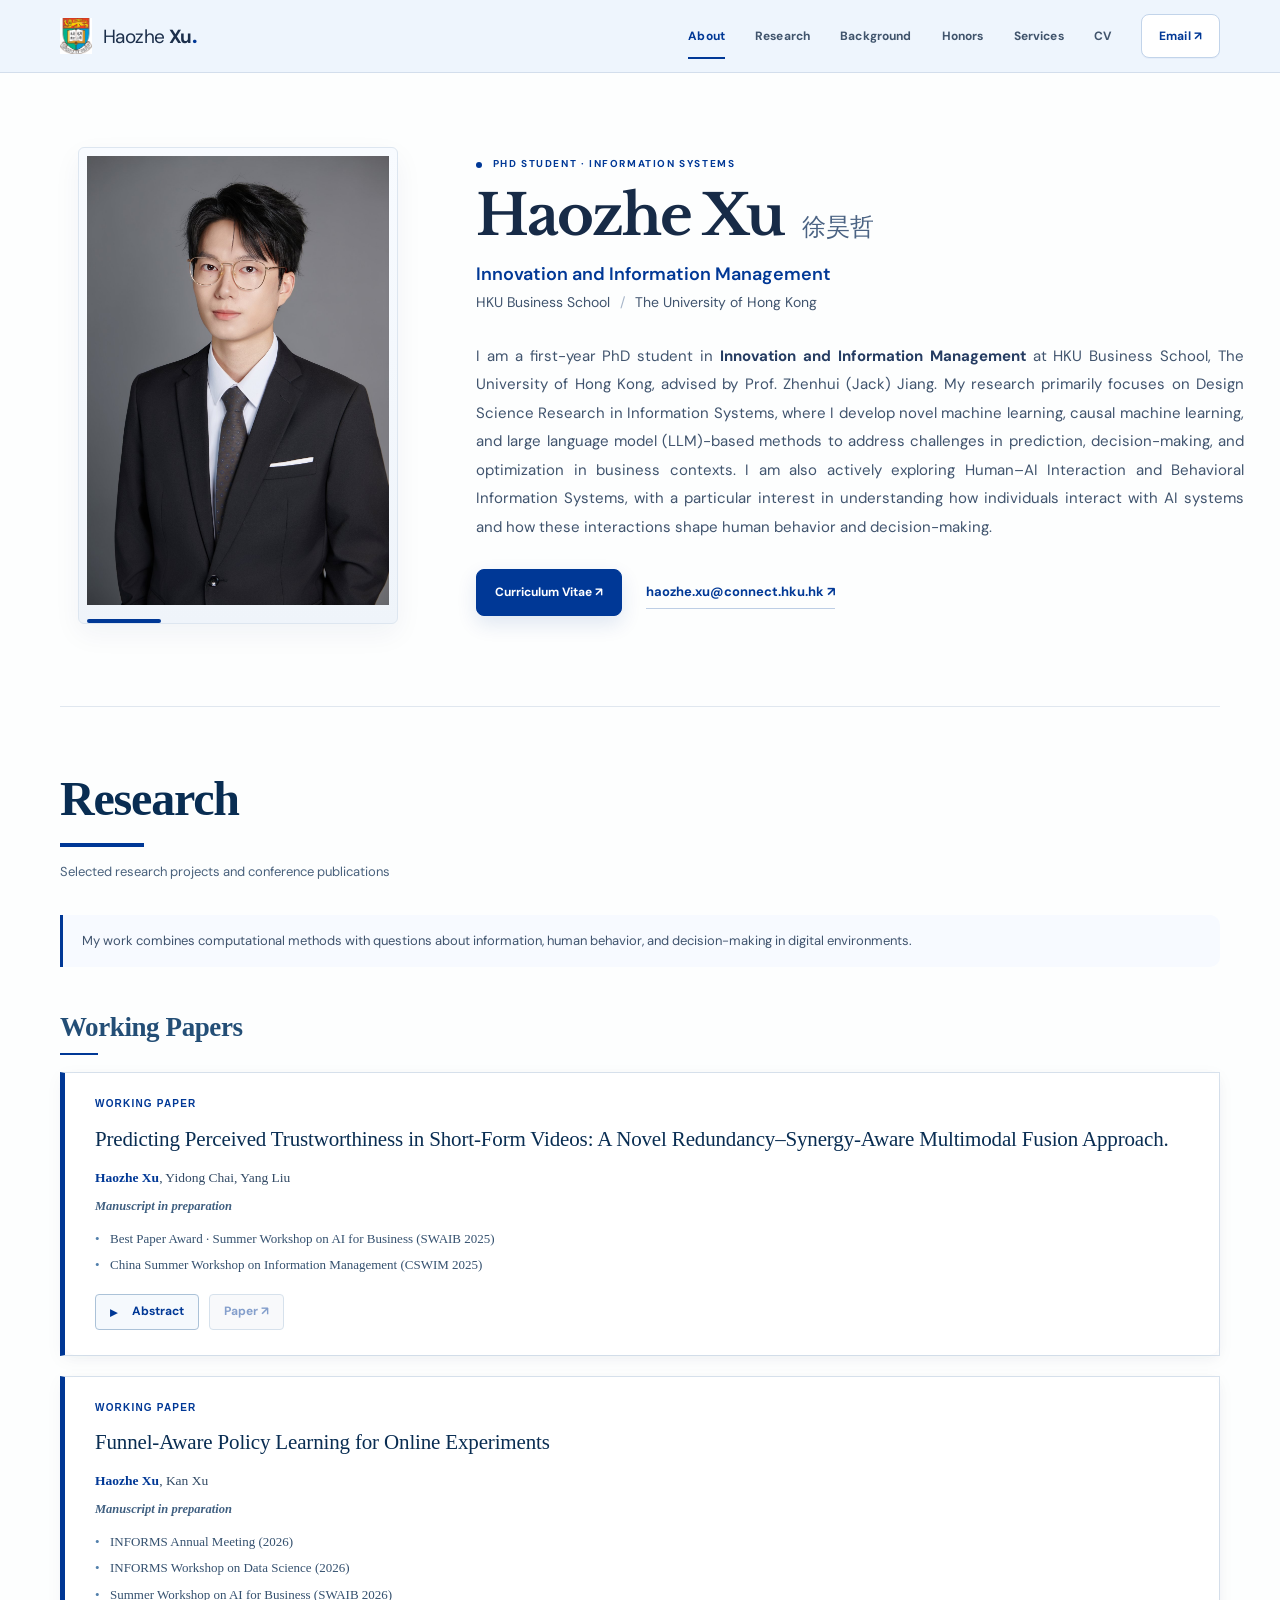
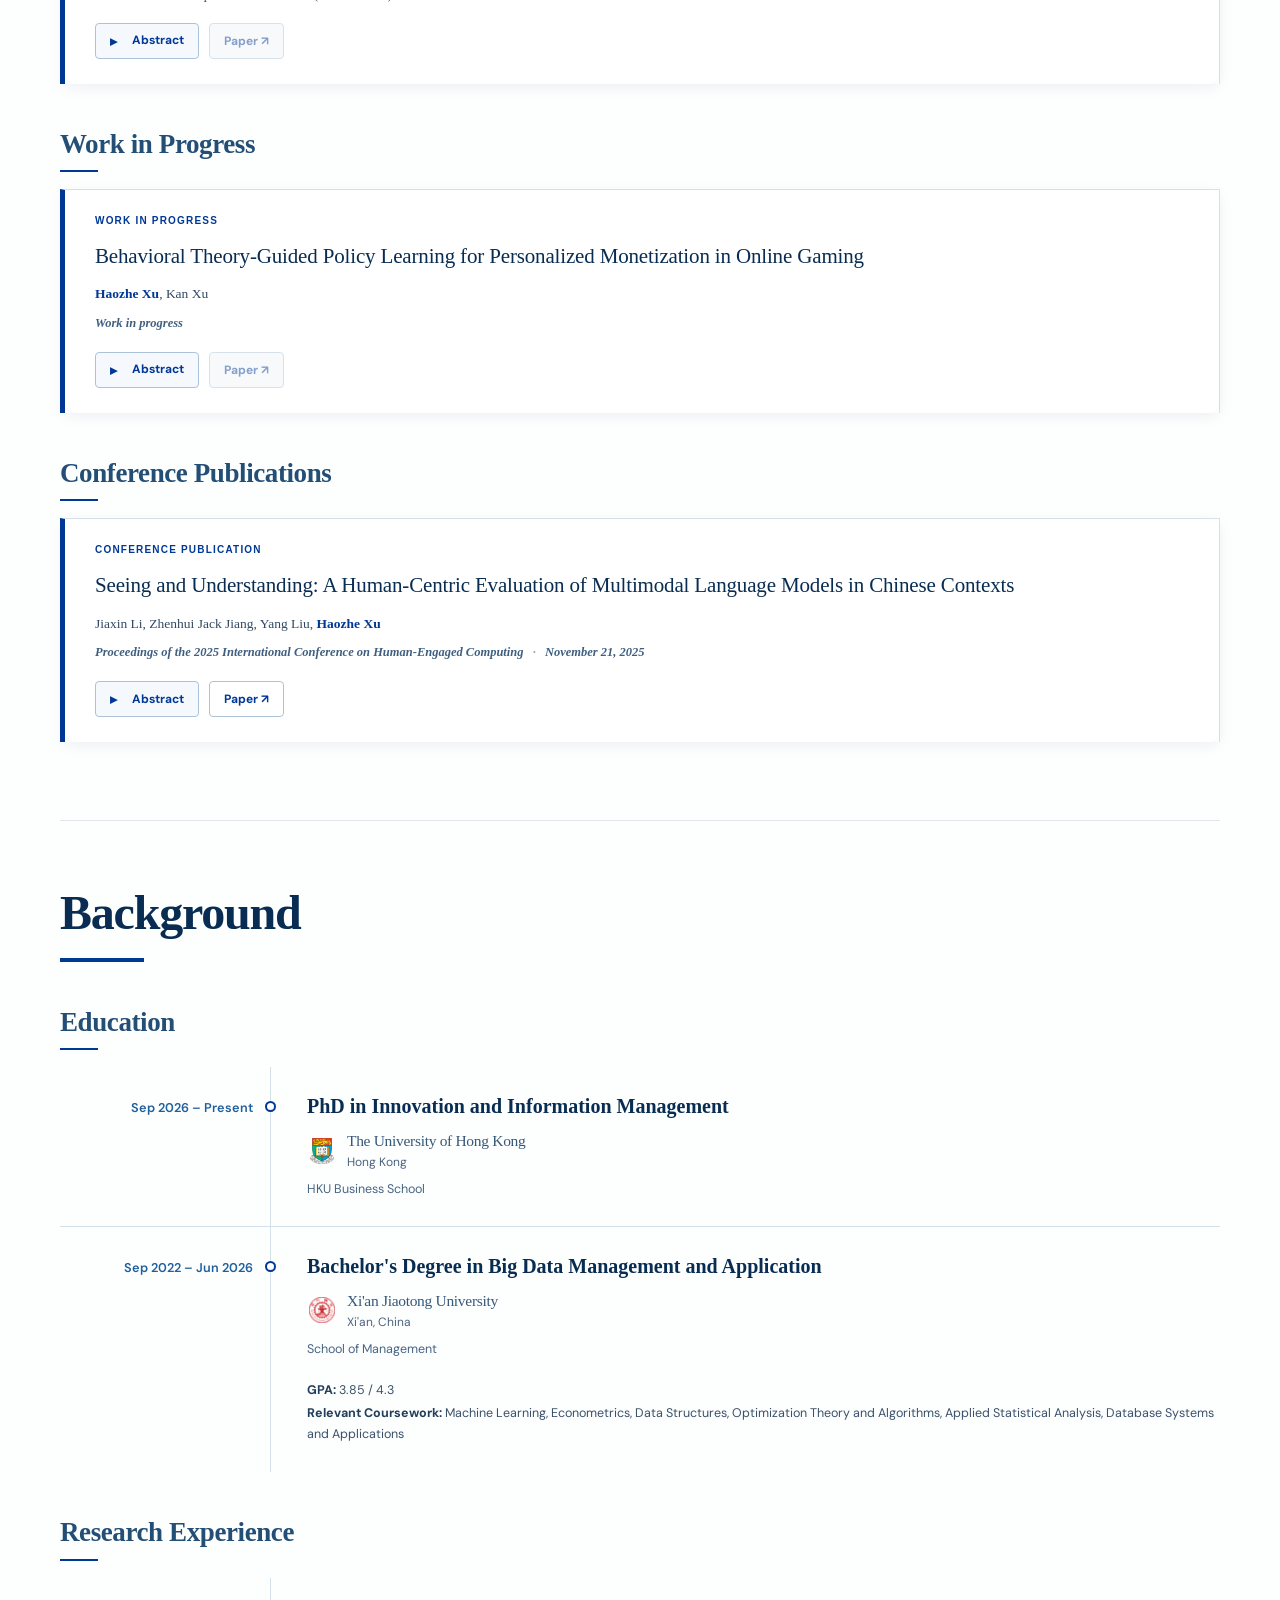
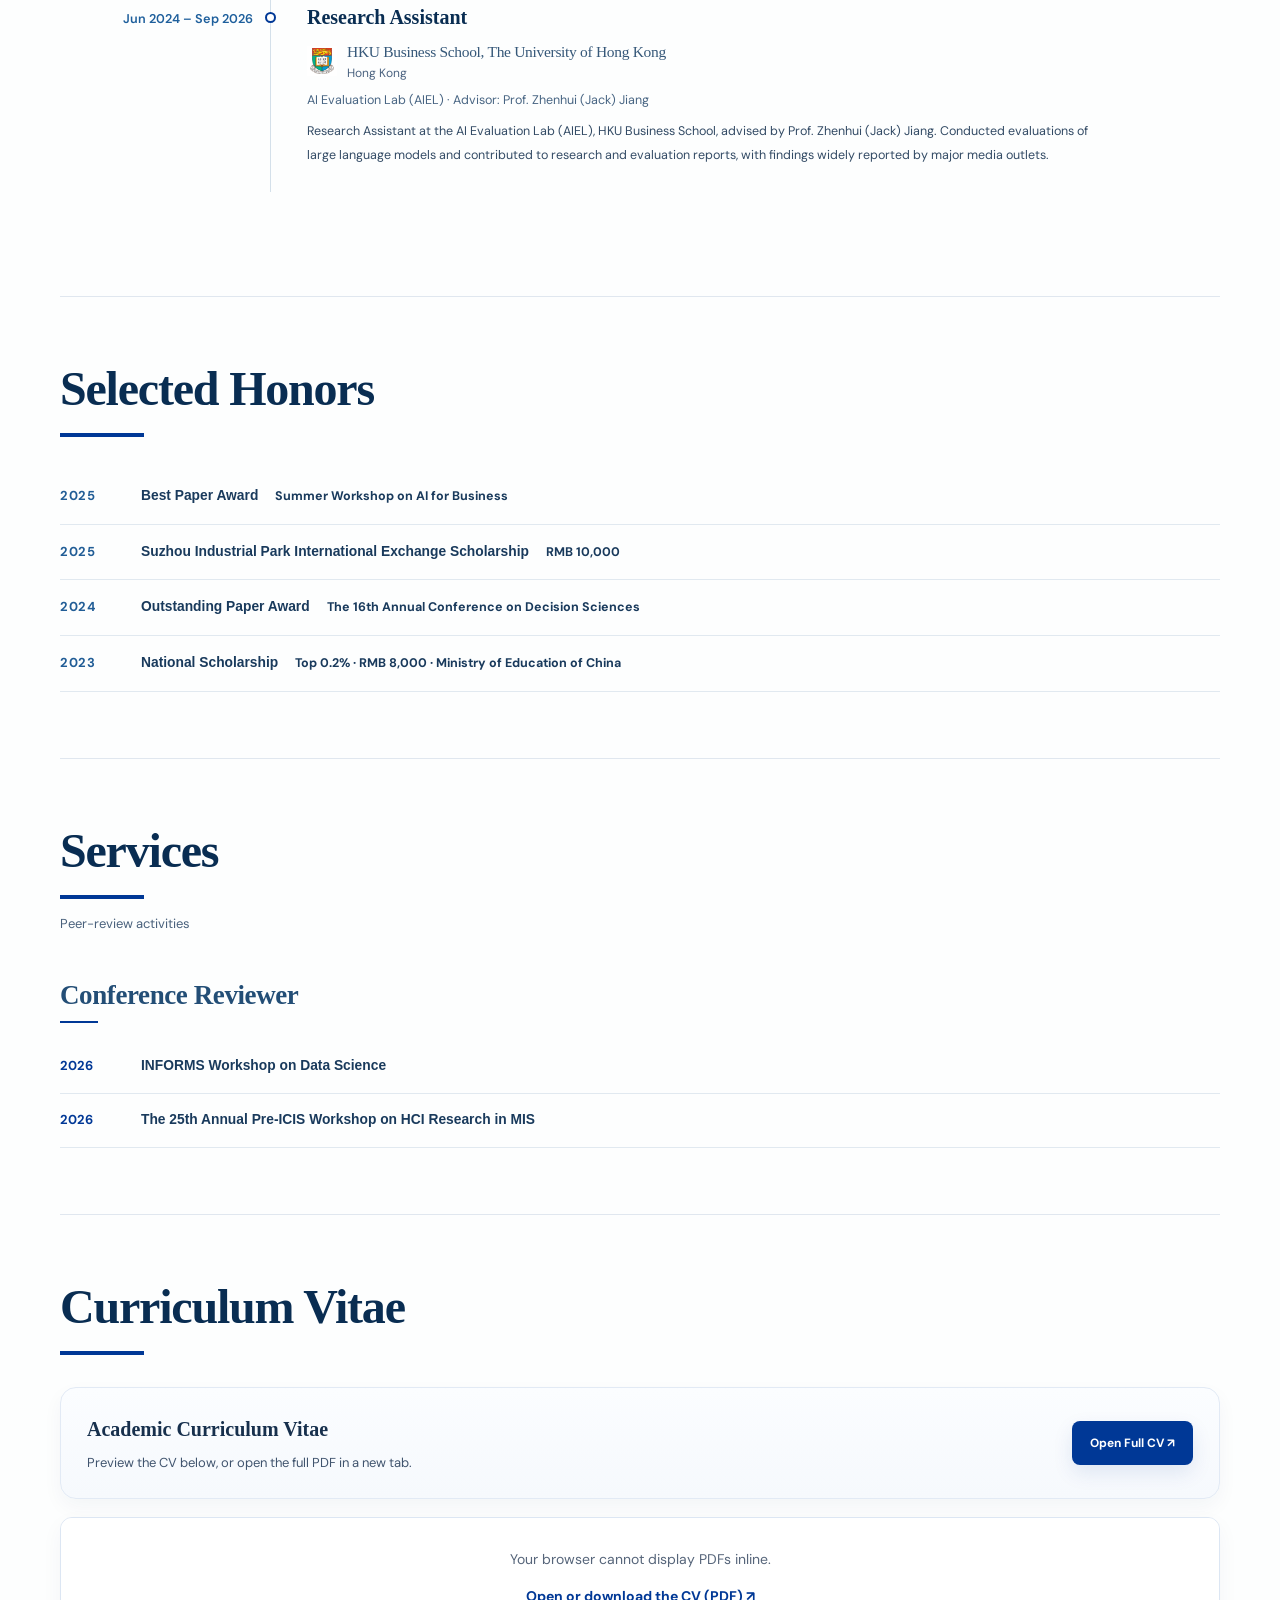
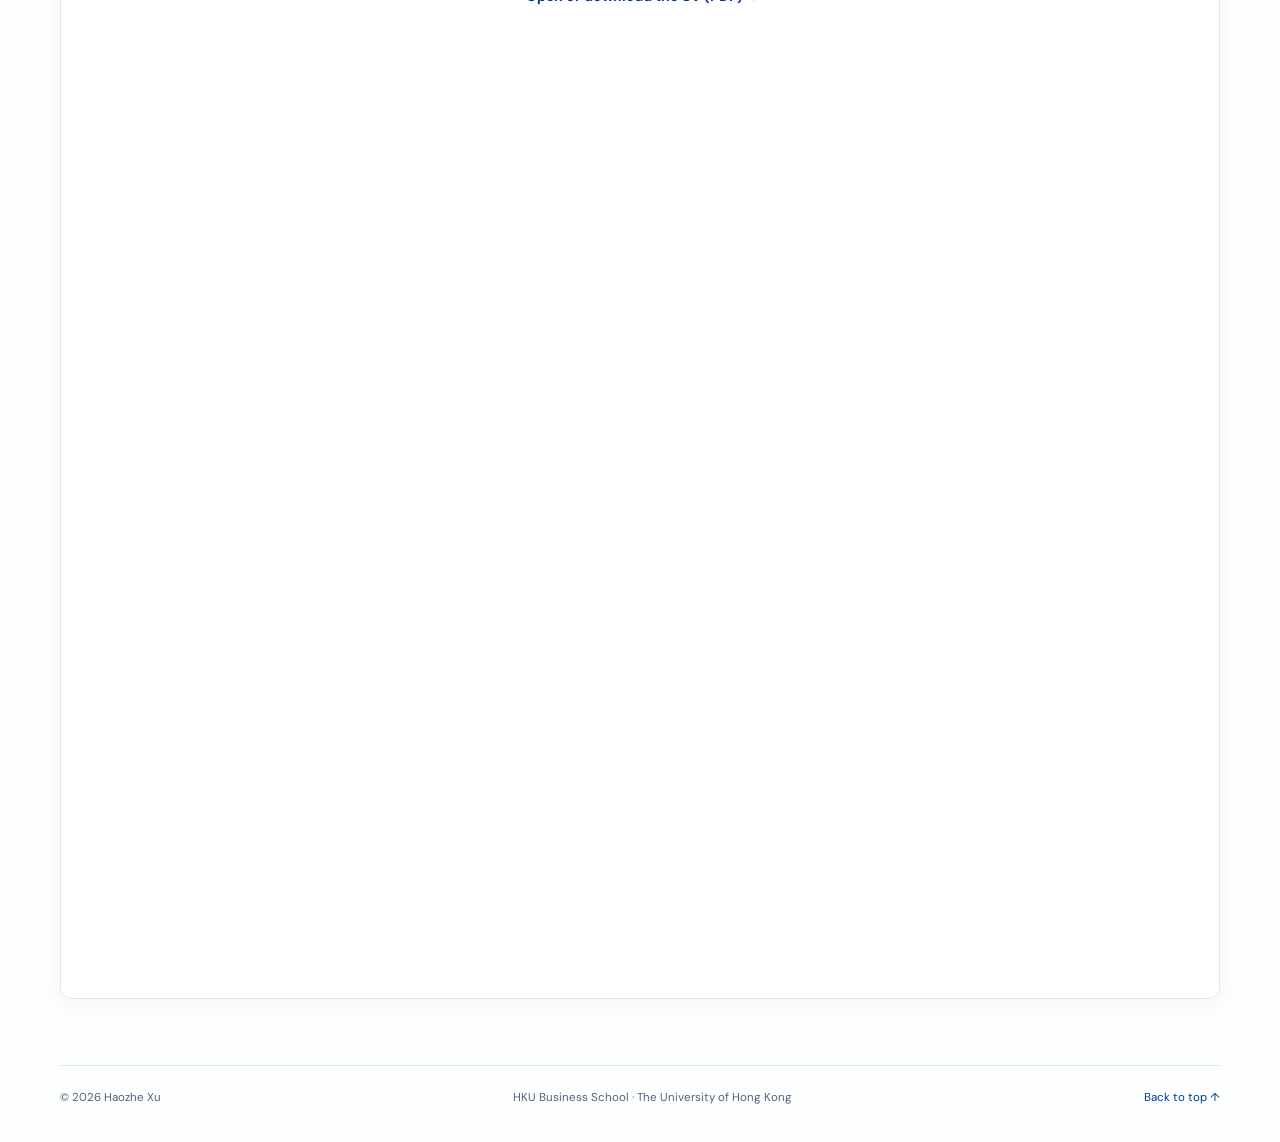
<file: index.html>
<!DOCTYPE html>

<html lang="en"><head><meta charset="utf-8"/><meta content="width=device-width,initial-scale=1" name="viewport"/><title>Haozhe Xu | HKU Business School</title><meta content="Haozhe Xu is a PhD student in Innovation and Information Management at HKU Business School. Research in AI in Business, human-AI interaction, causal machine learning and multimodal analytics." name="description"/><meta content="index,follow" name="robots"/><link href="https://haozhexu1.github.io/" rel="canonical"/><meta content="Haozhe Xu | HKU Business School" property="og:title"/><meta content="profile" property="og:type"/><meta content="https://haozhexu1.github.io/" property="og:url"/><meta content="PhD student at HKU Business School studying AI in Business, Human-AI Interaction, and Causal Machine Learning." property="og:description"/><link href="style.css" rel="stylesheet"/><script type="application/ld+json">{"@context": "https://schema.org", "@type": "Person", "name": "Haozhe Xu", "url": "https://haozhexu1.github.io/", "email": "mailto:haozhe.xu@connect.hku.hk", "jobTitle": "PhD Student", "affiliation": {"@type": "CollegeOrUniversity", "name": "The University of Hong Kong", "url": "https://www.hku.hk/"}}</script><link href="hku.jpg" rel="icon" type="image/jpeg"/>
</head><body><a class="skip" href="#about">Skip to content</a>
<header class="topbar"><div class="topbar-inner"><a class="brand" href="#about"><img alt="HKU shield" class="brand-logo" src="hku.jpg"/> <span>Haozhe <b>Xu</b><span class="brand-dot">.</span></span></a><nav aria-label="Main navigation"><a href="#about">About</a><a href="#research">Research</a><a href="#background">Background</a><a href="#honors">Honors</a><a href="#services">Services</a><a href="#cv">CV</a><a class="nav-contact" href="mailto:haozhe.xu@connect.hku.hk">Email <span aria-hidden="true">↗</span></a></nav></div></header>
<main class="container" id="about"><section aria-labelledby="hero-name" class="hero"><div class="hero-photo-frame"><img alt="Portrait of Haozhe Xu" class="hero-photo" src="profile-photo.jpg"/><div class="photo-rule"></div></div><div class="hero-text"><div class="kicker"><span class="kicker-dot"></span> PHD STUDENT · INFORMATION SYSTEMS</div><h1 id="hero-name">Haozhe Xu<span class="hero-chinese-name" lang="zh-CN">徐昊哲</span></h1><p class="hero-subtitle">Innovation and Information Management</p><p class="hero-affiliation">HKU Business School <span class="separator">/</span> The University of Hong Kong</p><p class="hero-bio hero-bio-unified">I am a first-year PhD student in <strong>Innovation and Information Management</strong> at HKU Business School, The University of Hong Kong, advised by Prof. Zhenhui (Jack) Jiang. My research primarily focuses on Design Science Research in Information Systems, where I develop novel machine learning, causal machine learning, and large language model (LLM)-based methods to address challenges in prediction, decision-making, and optimization in business contexts. I am also actively exploring Human–AI Interaction and Behavioral Information Systems, with a particular interest in understanding how individuals interact with AI systems and how these interactions shape human behavior and decision-making.</p><div class="hero-actions"><a class="action-primary" href="Haozhe_CV.pdf" rel="noopener" target="_blank">Curriculum Vitae <span aria-hidden="true">↗</span></a><a class="action-link" href="mailto:haozhe.xu@connect.hku.hk">haozhe.xu@connect.hku.hk <span aria-hidden="true">↗</span></a></div></div></section>
<section class="section research-section" id="research"><div class="section-heading"><div><h2>Research</h2></div><p>Selected research projects and conference publications</p></div><div class="intro-note">My work combines computational methods with questions about information, human behavior, and decision-making in digital environments.</div><div class="group-header"><h3>Working Papers</h3></div>
<div class="paper-list scholarly-list">
<article class="paper scholarly-paper research-item"><div><div class="research-type-label">WORKING PAPER</div><h4>Predicting Perceived Trustworthiness in Short-Form Videos: A Novel Redundancy–Synergy-Aware Multimodal Fusion Approach.</h4><p class="authors"><strong>Haozhe Xu</strong>, Yidong Chai, Yang Liu</p><p class="venue">Manuscript in preparation</p><p aria-label="Conference presentations and awards" class="conference-list"><span class="conference-line">Best Paper Award · Summer Workshop on AI for Business (SWAIB 2025)</span><span class="conference-line">China Summer Workshop on Information Management (CSWIM 2025)</span></p><div class="paper-actions research-actions"><details class="paper-abstract"><summary>Abstract</summary><div class="abstract-content"></div></details><button aria-label="Paper not yet available" class="paper-link-button disabled" disabled="" title="Paper link not available yet" type="button">Paper ↗</button></div></div></article>
<article class="paper scholarly-paper research-item"><div><div class="research-type-label">WORKING PAPER</div><h4>Funnel-Aware Policy Learning for Online Experiments</h4><p class="authors"><strong>Haozhe Xu</strong>, Kan Xu</p><p class="venue">Manuscript in preparation</p><p aria-label="Conference presentations and awards" class="conference-list"><span class="conference-line">INFORMS Annual Meeting (2026)</span><span class="conference-line">INFORMS Workshop on Data Science (2026)</span><span class="conference-line">Summer Workshop on AI for Business (SWAIB 2026)</span></p><div class="paper-actions research-actions"><details class="paper-abstract"><summary>Abstract</summary><div class="abstract-content"></div></details><button aria-label="Paper not yet available" class="paper-link-button disabled" disabled="" title="Paper link not available yet" type="button">Paper ↗</button></div></div></article>
</div>
<div class="group-header publication-group"><h3>Work in Progress</h3></div>
<div class="paper-list scholarly-list">
<article class="paper scholarly-paper research-item"><div><div class="research-type-label">WORK IN PROGRESS</div><h4>Behavioral Theory-Guided Policy Learning for Personalized Monetization in Online Gaming</h4><p class="authors"><strong>Haozhe Xu</strong>, Kan Xu</p><p class="venue">Work in progress</p><div class="paper-actions research-actions"><details class="paper-abstract"><summary>Abstract</summary><div class="abstract-content"></div></details><button aria-label="Paper not yet available" class="paper-link-button disabled" disabled="" title="Paper link not available yet" type="button">Paper ↗</button></div></div></article></div>
<div class="group-header publication-group"><h3>Conference Publications</h3></div>
<div class="paper-list scholarly-list conference-publications">
<article class="paper scholarly-paper research-item"><div><div class="research-type-label">CONFERENCE PUBLICATION</div>
<h4><a class="publication-title-link" href="https://dl.acm.org/doi/abs/10.1145/3786995.3787004" rel="noopener noreferrer" target="_blank">Seeing and Understanding: A Human-Centric Evaluation of Multimodal Language Models in Chinese Contexts</a></h4>
<p class="authors">Jiaxin Li, Zhenhui Jack Jiang, Yang Liu, <strong>Haozhe Xu</strong></p>
<p class="venue"><em>Proceedings of the 2025 International Conference on Human-Engaged Computing</em> <span class="dot-sep">·</span> November 21, 2025</p>
<div class="paper-actions research-actions"><details class="paper-abstract"><summary>Abstract</summary><div class="abstract-content"></div></details><a class="paper-link-button" href="https://dl.acm.org/doi/abs/10.1145/3786995.3787004" rel="noopener noreferrer" target="_blank">Paper ↗</a></div></div></article></div></section>
<section class="section background-section" id="background">
<div class="section-heading"><div><h2>Background</h2></div></div>
<div class="group-header"><h3>Education</h3></div>
<div class="academic-entries refined-background timeline-list">
<article class="academic-entry academic-timeline-row"><div aria-label="Academic period" class="academic-period">Sep 2026 – Present</div><div class="entry-body academic-details"><div class="timeline-position-title">PhD in Innovation and Information Management</div>
<div class="background-card-top"><img alt="HKU coat of arms" class="entry-logo" src="hku.jpg"/><div class="background-card-heading"><h4>The University of Hong Kong</h4><p class="background-location">Hong Kong</p></div></div>
<p class="background-org">HKU Business School</p>
</div></article>
<article class="academic-entry academic-timeline-row"><div aria-label="Academic period" class="academic-period">Sep 2022 – Jun 2026</div><div class="entry-body academic-details"><div class="timeline-position-title">Bachelor's Degree in Big Data Management and Application</div>
<div class="background-card-top"><img alt="Xi'an Jiaotong University logo" class="entry-logo" src="xjtu.png"/><div class="background-card-heading"><h4>Xi'an Jiaotong University</h4><p class="background-location">Xi'an, China</p></div></div>
<p class="background-org">School of Management</p>
<div class="background-facts"><p><strong>GPA: </strong>3.85 / 4.3</p><p><strong>Relevant Coursework: </strong>Machine Learning, Econometrics, Data Structures, Optimization Theory and Algorithms, Applied Statistical Analysis, Database Systems and Applications</p></div>
</div></article>
</div>
<div class="group-header academic-group"><h3>Research Experience</h3></div>
<div class="academic-entries refined-background timeline-list">
<article class="academic-entry academic-timeline-row"><div aria-label="Academic period" class="academic-period">Jun 2024 – Sep 2026</div><div class="entry-body academic-details"><div class="timeline-position-title">Research Assistant</div>
<div class="background-card-top"><img alt="HKU coat of arms" class="entry-logo" src="hku.jpg"/><div class="background-card-heading"><h4>HKU Business School, The University of Hong Kong</h4><p class="background-location">Hong Kong</p></div></div>
<div class="background-position"></div>
<p class="background-org">AI Evaluation Lab (AIEL) · Advisor: Prof. Zhenhui (Jack) Jiang</p>
<p class="background-description">Research Assistant at the AI Evaluation Lab (AIEL), HKU Business School, advised by Prof. Zhenhui (Jack) Jiang. Conducted evaluations of large language models and contributed to research and evaluation reports, with findings widely reported by major media outlets.</p>
</div></article>
</div></section>
<section class="section honors-section" id="honors"><div class="section-heading"><div><h2>Selected Honors</h2></div></div>
<div class="academic-entries plain-academic-list honors-list">
<article class="plain-academic-item"><div class="plain-item-content"><span class="honor-year">2025</span><span class="uniform-card-title">Best Paper Award</span><span class="honor-inline-detail"><strong>Summer Workshop on AI for Business</strong></span></div></article><article class="plain-academic-item"><div class="plain-item-content"><span class="honor-year">2025</span><span class="uniform-card-title">Suzhou Industrial Park International Exchange Scholarship</span><span class="honor-inline-detail"><strong>RMB 10,000</strong></span></div></article><article class="plain-academic-item"><div class="plain-item-content"><span class="honor-year">2024</span><span class="uniform-card-title">Outstanding Paper Award</span><span class="honor-inline-detail"><strong>The 16th Annual Conference on Decision Sciences</strong></span></div></article><article class="plain-academic-item"><div class="plain-item-content"><span class="honor-year">2023</span><span class="uniform-card-title">National Scholarship</span><span class="honor-inline-detail"><strong>Top 0.2% · RMB 8,000 · Ministry of Education of China</strong></span></div></article></div></section>
<section class="section services-section" id="services"><div class="section-heading"><div><h2>Services</h2></div><p>Peer-review activities</p></div>
<div class="group-header"><h3>Conference Reviewer</h3></div>
<div class="academic-entries plain-academic-list services-list">
<article class="plain-academic-item"><div class="plain-item-content"><span class="service-year">2026</span><h4 class="uniform-card-title">INFORMS Workshop on Data Science</h4></div></article>
<article class="plain-academic-item"><div class="plain-item-content"><span class="service-year">2026</span><h4 class="uniform-card-title">The 25th Annual Pre-ICIS Workshop on HCI Research in MIS</h4></div></article>
</div>
</section>
<section class="section cv-section" id="cv"><div class="section-heading"><div><h2>Curriculum Vitae</h2></div></div><div class="cv-band"><div><h3>Academic Curriculum Vitae</h3><p>Preview the CV below, or open the full PDF in a new tab.</p></div><a aria-label="Open curriculum vitae PDF in a new tab" class="cv-button" href="Haozhe_CV.pdf" rel="noopener" target="_blank">Open Full CV <span aria-hidden="true">↗</span></a></div>
<div class="cv-preview"><object aria-label="Preview of Haozhe Xu curriculum vitae" class="cv-pdf" data="Haozhe_CV.pdf#toolbar=1&amp;navpanes=0&amp;view=FitH" type="application/pdf"><div class="cv-fallback"><p>Your browser cannot display PDFs inline.</p><a href="Haozhe_CV.pdf" rel="noopener" target="_blank">Open or download the CV (PDF) ↗</a></div></object></div></section>
<footer><span>© <span id="year">2026</span> Haozhe Xu</span><span>HKU Business School · The University of Hong Kong</span><a href="#about">Back to top ↑</a></footer></main><script src="script.js"></script></body></html>
</file>
<file: style.css>
@import url('https://fonts.googleapis.com/css2?family=DM+Sans:wght@400;500;600;700&family=Libre+Baskerville:wght@400;700&display=swap');
:root{--blue:#003896;--blue-dark:#002965;--ink:#202b3b;--text:#45556b;--muted:#6e7d92;--line:#dfe7f1;--soft:#f5f8fc;--white:#fff}*{box-sizing:border-box}html{scroll-behavior:smooth;scroll-padding-top:90px}body{margin:0;color:var(--ink);background:#fff;font-family:'DM Sans',Arial,sans-serif;font-size:14px;line-height:1.7;-webkit-font-smoothing:antialiased}a{color:inherit;text-decoration:none}a:focus-visible{outline:3px solid #79a6eb;outline-offset:3px}p{margin:0 0 13px}.skip{position:absolute;top:-100px;left:10px;padding:8px;background:white;z-index:10}.skip:focus{top:10px}.topbar{position:sticky;top:0;background:rgba(255,255,255,.97);backdrop-filter:blur(12px);border-bottom:1px solid var(--line);z-index:5}.topbar-inner{max-width:1080px;margin:auto;height:69px;padding:0 30px;display:flex;align-items:center;justify-content:space-between}.brand{font-size:18px;letter-spacing:-.6px;color:var(--ink)}.brand b{font-weight:700}.brand-dot{color:var(--blue);font-weight:700;font-size:22px}.topbar nav{display:flex;align-items:center;gap:32px}.topbar nav a{font-size:12px;font-weight:700;letter-spacing:.02em;color:#58677a;transition:color .18s}.topbar nav a:hover,.topbar nav a.active{color:var(--blue)}.topbar nav .nav-contact{padding:8px 15px;border:1px solid #bbcee8;border-radius:4px;color:var(--blue)}.container{max-width:1080px;margin:auto;padding:0 30px}.hero{padding:72px 0 74px;display:grid;grid-template-columns:292px minmax(0,1fr);gap:66px;align-items:center}.hero-photo-frame{max-width:292px;position:relative;padding:8px 8px 18px;background:#eff4fa;border:1px solid #e1eaf5}.hero-photo{width:100%;height:340px;display:block;object-fit:cover;object-position:center top}.photo-rule{height:3px;width:63px;background:var(--blue);position:absolute;bottom:0;left:8px}.kicker,.section-kicker{color:var(--blue);font-size:10px;font-weight:700;letter-spacing:.16em}.kicker-dot{display:inline-block;background:var(--blue);width:6px;height:6px;border-radius:50%;vertical-align:middle;margin-right:7px}.hero h1{font-family:'Libre Baskerville',Georgia,serif;font-size:43px;letter-spacing:-2px;line-height:1.2;margin:13px 0 13px;color:#172b47}.hero-subtitle{font-size:17px;font-weight:600;color:var(--blue);margin:0}.hero-affiliation{color:#68798f;margin:2px 0 27px;font-size:13px}.separator{color:#a7b6c9;margin:0 6px}.hero-bio{max-width:600px;font-size:13.5px;color:#455467;line-height:1.85}.hero-bio strong{color:#253c62;font-weight:700}.hero-actions{display:flex;align-items:center;gap:23px;flex-wrap:wrap;margin-top:25px}.action-primary{background:var(--blue);color:white;padding:10px 17px;font-size:12px;font-weight:700;border:1px solid var(--blue);border-radius:3px}.action-primary:hover{background:var(--blue-dark)}.action-link{color:var(--blue);font-size:12px;font-weight:700;border-bottom:1px solid #bdcee5;padding:5px 0}.section{border-top:1px solid var(--line);padding:54px 0 59px}.section-heading{display:flex;justify-content:space-between;gap:20px;align-items:end;margin-bottom:30px}.section-heading h2{font-family:'Libre Baskerville',Georgia,serif;font-size:26px;letter-spacing:-.9px;margin:6px 0 0;color:#182c49}.section-heading>p{font-size:12px;color:var(--muted);margin-bottom:4px}.intro-note{border-left:3px solid var(--blue);background:var(--soft);color:#52647b;padding:14px 20px;margin-bottom:36px;font-size:13px}.group-header{display:flex;align-items:baseline;justify-content:space-between;border-bottom:1px solid #bed0e6;margin-bottom:0;padding:0 0 11px}.group-header h3{margin:0;font-weight:700;font-size:17px;color:#253957}.group-header span{font-size:10px;letter-spacing:.12em;font-weight:700;color:#7890ad}.publication-group{margin-top:43px}.paper{display:grid;grid-template-columns:40px minmax(0,1fr);gap:13px;padding:20px 7px 22px 0;border-bottom:1px solid #e8edf4}.paper-index{font-family:Georgia,serif;font-size:17px;color:#9aaec9}.paper h4{font-size:15px;line-height:1.47;color:#1d3556;margin:0 0 7px;font-weight:700}.paper .authors{color:#455670;font-size:12.5px;margin:0 0 3px}.paper .authors strong{color:var(--blue)}.venue{font-size:12px;font-style:italic;color:#687b92;margin:0}.dot-sep{padding:0 6px;color:#98a7b9}.paper-note{margin:5px 0 0;color:#536e99;font-size:11.5px}.background-grid{display:grid;grid-template-columns:1fr 1fr;gap:55px}.small-heading{font-size:16px;color:#223958;margin:0 0 18px;padding-bottom:12px;border-bottom:1px solid #d1deed}.edu{display:grid;grid-template-columns:48px 1fr;gap:13px;padding:4px 0 22px;align-items:start}.edu img{width:44px;height:44px;object-fit:contain;border:1px solid #edf1f7;padding:3px;background:#fff}.edu h4,.experience h4{margin:0;color:#213b5d;font-size:13px;font-weight:700}.edu p,.experience p{font-size:12px;line-height:1.5;margin:3px 0}.edu small,.experience small{display:block;font-size:11px;color:#7a89a0;line-height:1.7}.experience{margin:0 0 27px}.honors-heading{margin-top:27px}.honor{display:flex;gap:20px;padding:8px 0;border-bottom:1px solid #eef2f6}.honor>span{font-size:11px;color:var(--blue);font-weight:700;width:32px}.honor p{font-size:12px;margin:0;color:#344861;font-weight:600}.honor small{display:block;color:#8794a6;font-size:11px;font-weight:400}.cv-section{padding-bottom:70px}.cv-band{border:1px solid #d8e4f2;background:#f7faff;padding:30px 32px;display:flex;align-items:center;justify-content:space-between;gap:22px}.cv-band h3{font-family:Georgia,serif;margin:0 0 5px;color:#233b5e;font-size:18px}.cv-band p{font-size:12px;color:#697c95;margin:0}.cv-button{white-space:nowrap;background:var(--blue);color:white;font-size:12px;font-weight:700;padding:12px 16px;border-radius:3px}.cv-button:hover{background:var(--blue-dark)}footer{padding:28px 0 35px;border-top:1px solid var(--line);display:flex;justify-content:space-between;gap:20px;font-size:11px;color:#8492a6}footer a{color:var(--blue)}@media(max-width:760px){.topbar-inner{padding:0 19px;height:62px}.topbar nav{gap:14px}.topbar nav a{font-size:11px}.topbar nav .nav-contact{padding:5px 8px}.container{padding:0 21px}.hero{grid-template-columns:1fr;gap:27px;padding:35px 0 44px}.hero-photo-frame{max-width:210px}.hero-photo{height:237px}.hero h1{font-size:34px}.hero-affiliation{margin-bottom:18px}.section{padding:36px 0}.section-heading>p{display:none}.section-heading h2{font-size:23px}.background-grid{grid-template-columns:1fr;gap:27px}.cv-band{padding:22px;flex-direction:column;align-items:flex-start}.cv-button{white-space:normal}.group-header span{font-size:9px}.paper{grid-template-columns:26px 1fr;gap:8px}.paper h4{font-size:14px}footer{flex-wrap:wrap;gap:9px}}@media(prefers-reduced-motion:reduce){html{scroll-behavior:auto}}

/* Academic navigation and selected recognition / service sections */
.topbar nav{gap:22px}
#about,#research,#background,#honors,#services,#cv{scroll-margin-top:90px}
.recognition-list,.service-list{border-top:1px solid #dbe5f2}
.recognition-row{display:grid;grid-template-columns:86px minmax(0,1fr);gap:22px;padding:18px 0;border-bottom:1px solid #e8edf4}
.recognition-year{font-family:Georgia,serif;font-weight:700;font-size:16px;color:var(--blue);padding-top:1px}
.recognition-row h3,.service-row h4{margin:0 0 3px;font-size:14px;line-height:1.5;color:#1d3556;font-weight:700}
.recognition-row p,.service-row p{margin:0;color:#657790;font-size:12.5px}
.service-subheading{margin-bottom:0}
.service-row{display:grid;grid-template-columns:30px minmax(0,1fr);gap:14px;padding:18px 0;border-bottom:1px solid #e8edf4}
.service-mark{font-size:16px;color:var(--blue);font-weight:700}
@media(max-width:850px){.topbar-inner{height:auto;min-height:65px;align-items:center;gap:12px;flex-wrap:wrap;padding-top:11px;padding-bottom:9px}.topbar nav{gap:18px;max-width:100%;overflow-x:auto;scrollbar-width:thin;padding-bottom:4px}.topbar nav a{white-space:nowrap;flex-shrink:0}}
@media(max-width:500px){.topbar-inner{align-items:flex-start;flex-direction:column;gap:6px}.topbar nav{width:100%;gap:18px}.recognition-row{grid-template-columns:55px 1fr;gap:12px}.topbar nav a{font-size:11px}html{scroll-padding-top:116px}#about,#research,#background,#honors,#services,#cv{scroll-margin-top:116px}}

/* Research bibliography treatment, inspired by a traditional academic publication list. */
.research-section .scholarly-list{border:0;margin-top:9px}
.research-section .scholarly-paper{
  display:grid;grid-template-columns:43px minmax(0,1fr);gap:0;
  position:relative;padding:23px 0 25px;border:0;
}
.research-section .scholarly-paper + .scholarly-paper{margin-top:6px}
.research-section .scholarly-paper .paper-index{
  font-family:Georgia,'Times New Roman',serif;font-size:13px;font-weight:700;
  color:#8b96aa;line-height:1.7;padding-right:9px;text-align:left;
}
.research-section .scholarly-paper > div:last-child{
  padding:0 10px 1px 21px;border-left:3px solid var(--blue);
}
.research-section .scholarly-paper h4{
  font-family:'Libre Baskerville',Georgia,'Times New Roman',serif;
  font-size:17px;line-height:1.55;letter-spacing:-.025em;
  font-weight:700;color:#14243c;margin:-3px 0 10px;
}
.research-section .scholarly-paper .authors{
  font-family:Georgia,'Times New Roman',serif;font-size:14px;
  line-height:1.65;color:#253650;margin:0 0 7px;
}
.research-section .scholarly-paper .authors strong{font-weight:700;color:#003896}
.research-section .scholarly-paper .venue{
  font-family:Georgia,'Times New Roman',serif;font-size:13.5px;
  line-height:1.7;color:#003896;font-weight:700;font-style:italic;margin:0 0 4px;
}
.research-section .scholarly-paper .paper-note{
  font-family:Georgia,'Times New Roman',serif;font-size:12.5px;
  line-height:1.75;color:#526078;margin-top:7px;
}
.research-section .publication-group{margin-top:47px}
@media(max-width:760px){
  .research-section .scholarly-paper{grid-template-columns:33px minmax(0,1fr);padding:19px 0}
  .research-section .scholarly-paper > div:last-child{padding-left:14px;padding-right:0;border-left-width:2px}
  .research-section .scholarly-paper h4{font-size:15px}
  .research-section .scholarly-paper .authors{font-size:13px}
  .research-section .scholarly-paper .venue{font-size:12.5px}
}

/* Unified academic bibliography rhythm across Background, Honors and Services */
.academic-group { margin-top:35px; }
.academic-entry {
  display:grid;
  grid-template-columns:43px minmax(0,1fr);
  gap:0;
  padding:20px 0 19px;
}
.academic-entry + .academic-entry { margin-top:5px; }
.entry-marker {
  font:700 13px/1.7 Georgia,'Times New Roman',serif;
  color:#8b96aa;
  padding-right:9px;
}
.entry-body {
  border-left:3px solid var(--blue);
  padding:0 10px 1px 21px;
  min-width:0;
}
.entry-body h4 {
  font:700 16px/1.55 'Libre Baskerville',Georgia,serif;
  color:#14243c;
  letter-spacing:-.02em;
  margin:-3px 0 7px;
}
.entry-main {
  font:14px/1.6 Georgia,'Times New Roman',serif;
  color:#253650;
  margin:0 0 5px;
}
.entry-detail {
  font:italic 13px/1.65 Georgia,'Times New Roman',serif;
  color:#003896;
  margin:0;
}
.entry-title-row {display:flex;justify-content:space-between;gap:16px;align-items:flex-start;}
.entry-logo {width:43px;height:43px;object-fit:contain;flex-shrink:0;}
.entry-title-row h4 {min-width:0}
@media(max-width:760px) {
  .academic-entry{grid-template-columns:33px minmax(0,1fr);padding:18px 0;}
  .entry-marker{font-size:12px}
  .entry-body{border-left-width:2px;padding-left:14px;padding-right:0;}
  .entry-body h4{font-size:14px}
  .entry-main{font-size:13px}
  .entry-detail{font-size:12px}
  .entry-logo{width:34px;height:34px}
}

/* Academic clean edition — typography and whitespace, without artificial indices */
:root { --blue:#003896; --blue-dark:#002c78; --ink:#1d2b3e; --text:#46556b; --muted:#78859a; --line:#e4eaf2; }
body { background:#fff; color:var(--ink); }
.container, .topbar-inner {max-width:1040px;}
.topbar {box-shadow:0 1px 15px rgba(17,43,78,.025);}
.topbar nav {gap:25px;}
.topbar nav a {font-weight:600; letter-spacing:.012em;}
.hero {gap:54px; padding-top:65px; padding-bottom:68px;}
.hero-photo-frame {background:#f4f7fb; border-color:#e5eaf2;}
.hero-photo {object-position:center top;}
.hero h1 {letter-spacing:-1.45px;}
.hero-bio {font-size:14px;line-height:1.87;}
.section {scroll-margin-top:84px;}
.section-heading {margin-bottom:25px;}
.section-heading h2 {font-size:27px;letter-spacing:-.7px;}
.section-heading p {color:#8691a2;}
.group-header {margin-top:25px;margin-bottom:15px;}
.group-header h3 {font-family:'Libre Baskerville', Georgia, serif;font-size:16px;}
.group-header > span {letter-spacing:.105em;color:#8190a3;}
/* Unified left rule: no index gutter; restrained and comfortably spacious */
.research-section .scholarly-paper {
  display:block;
  padding:19px 0 20px 0;
  margin:0;
}
.research-section .scholarly-paper > div:last-child {
  padding:0 0 0 21px;
  border-left:2px solid #c7d8ee;
  transition:border-color .2s ease;
}
.research-section .scholarly-paper:hover > div:last-child {border-left-color:var(--blue);}
.research-section .scholarly-paper h4 {font-size:16px;line-height:1.63;color:#16273f;letter-spacing:-.16px;margin-bottom:8px;}
.research-section .scholarly-paper .authors {font-size:13.5px;line-height:1.7;margin-bottom:7px;}
.research-section .scholarly-paper .venue {font-size:13px;line-height:1.7;margin-bottom:4px;}
.research-section .scholarly-paper .paper-note {font-size:12.6px;line-height:1.8;margin-top:8px;max-width:750px;}
.research-section .scholarly-paper .authors strong {color:#003896;}
.research-section .scholarly-paper + .scholarly-paper {margin-top:4px;}
/* Background, Honors, Services match research layout */
.academic-entry {display:block;padding:17px 0 18px;margin:0;}
.academic-entry + .academic-entry{margin-top:4px;}
.academic-entry .entry-body {border-left:2px solid #c7d8ee;padding:0 0 0 21px;transition:border-color .2s ease;}
.academic-entry:hover .entry-body {border-left-color:var(--blue);}
.entry-body h4 {font-size:16px;line-height:1.55;margin:0 0 7px;color:#16273f;}
.entry-main {font-size:13.5px;line-height:1.72;color:#42536a;}
.entry-detail {font-size:12.6px;color:#667b98;font-style:normal;line-height:1.7;}
.entry-logo {width:40px;height:40px;object-fit:contain;}
.honor-year {display:block;font-size:11px;font-weight:700;color:var(--blue);letter-spacing:.05em;margin:0 0 5px;}
.academic-group {margin-top:31px;}
/* Consistent links and hover without heavy cards */
.hero-actions a, .nav-contact {transition:background-color .18s,border-color .18s,color .18s;}
@media (max-width:760px) {
 .hero{padding-top:42px;padding-bottom:48px;gap:30px;}
 .research-section .scholarly-paper{padding:15px 0 17px;}
 .research-section .scholarly-paper > div:last-child,.academic-entry .entry-body{padding-left:15px;border-left-width:2px;}
 .research-section .scholarly-paper h4,.entry-body h4 {font-size:14.5px;}
 .academic-entry{padding:14px 0 16px;}
 .entry-logo{width:34px;height:34px;}
 .section-heading h2{font-size:24px;}
}


/* ===== soft-blue polished redesign ===== */
:root{
  --blue:#003896;
  --blue-dark:#002c78;
  --blue-soft:#eef5fd;
  --blue-soft-2:#f7faff;
  --ink:#1d2b3e;
  --text:#46556b;
  --muted:#78859a;
  --line:#dfe7f1;
  --line-strong:#d3deec;
  --card:#fbfdff;
}
html{scroll-behavior:smooth;}
body{background:#fdfefe;color:var(--ink);}
.container,.topbar-inner{max-width:1120px;}
.topbar{
  background:var(--blue-soft);
  border-bottom:1px solid var(--line-strong);
  box-shadow:none;
  backdrop-filter:none;
}
.topbar-inner{height:72px;}
.brand{color:#1c2f4b;font-size:19px;}
.brand-dot{color:var(--blue)}
.topbar nav{gap:30px;}
.topbar nav a{position:relative;color:#5b6b80;font-weight:700;}
.topbar nav a.active,.topbar nav a:hover{color:var(--blue);}
.topbar nav a.active::after{
  content:"";position:absolute;left:0;right:0;bottom:-13px;height:2px;background:var(--blue);
}
.topbar nav .nav-contact{
  padding:11px 17px;border:1px solid #c2d4ea;border-radius:8px;background:#fff;color:var(--blue);
  box-shadow:0 1px 0 rgba(0,56,150,.04);
}
.topbar nav .nav-contact.active::after{display:none;}
.topbar nav .nav-contact:hover{background:#f9fbff;border-color:#adc5e1;}
.hero{
  padding:74px 0 82px;
  gap:72px;
}
.hero-photo-frame{
  background:linear-gradient(180deg,#f8fbff 0%, #eff4fa 100%);
  border:1px solid #dde6f0;
  border-radius:6px;
  box-shadow:0 10px 28px rgba(16,46,92,.05);
}
.hero-photo{height:410px;}
.photo-rule{height:4px;width:74px;left:8px;border-radius:3px;}
.hero h1{font-size:56px;letter-spacing:-2.1px;line-height:1.08;color:#172b47;margin:14px 0 12px;}
.hero-subtitle{font-size:18px;}
.hero-affiliation{font-size:14px;color:#61748c;}
.hero-bio{font-size:15px;line-height:1.95;max-width:650px;}
.hero-actions{gap:24px;margin-top:28px;}
.action-primary{
  border-radius:8px;padding:12px 18px;box-shadow:0 8px 20px rgba(0,56,150,.12);
}
.action-link{font-size:13px;}
.section{
  border-top:1px solid var(--line);
  padding:62px 0 70px;
  scroll-margin-top:92px;
}
.section-heading{margin-bottom:30px;align-items:flex-end;}
.section-heading h2{
  font-size:28px;letter-spacing:-.75px;display:inline-block;
  padding-left:12px;border-left:3px solid var(--blue);
}
.section-heading > p{font-size:12px;color:#8a97a8;}
.intro-note{
  border-left:3px solid var(--blue);
  background:var(--blue-soft-2);
  border-radius:0 10px 10px 0;
  color:#52647b;
  padding:15px 19px;
  margin-bottom:38px;
}
.group-header{
  margin-top:30px;margin-bottom:16px;padding-bottom:11px;border-bottom:1px solid #d7e3f1;
}
.group-header h3{
  font-family:'Libre Baskerville', Georgia, serif;
  font-size:17px;color:#213551;
}
.group-header > span{letter-spacing:.12em;color:#7f91aa;}
/* research */
.research-section .scholarly-paper{padding:20px 0 22px;}
.research-section .scholarly-paper > div:last-child{
  padding:2px 6px 1px 24px;
  border-left:3px solid #c7d8ee;
}
.research-section .scholarly-paper:hover > div:last-child{border-left-color:var(--blue)}
.research-section .scholarly-paper h4{font-size:17px;line-height:1.6;color:#132742;margin:0 0 10px;}
.research-section .scholarly-paper .authors{font-size:14px;line-height:1.75;color:#31445e;margin:0 0 7px;}
.research-section .scholarly-paper .venue{font-size:13.5px;line-height:1.7;color:var(--blue);margin:0 0 4px;}
.research-section .scholarly-paper .paper-note{font-size:12.8px;line-height:1.8;color:#55657d;max-width:820px;}
.research-section .scholarly-paper + .scholarly-paper{margin-top:8px;border-top:1px solid #eef2f7;}
/* background / honors / services */
.academic-group{margin-top:36px;}
.academic-entry{display:block;padding:12px 0 14px;margin:0;}
.academic-entry + .academic-entry{margin-top:12px;}
.academic-entry .entry-body{
  border:1px solid #e2eaf5;
  border-left:4px solid #c7d8ee;
  border-radius:14px;
  background:var(--card);
  padding:18px 20px 18px 20px;
  box-shadow:0 8px 20px rgba(16,46,92,.045);
  transition:border-color .18s ease, box-shadow .18s ease, transform .18s ease;
}
.academic-entry:hover .entry-body{
  border-left-color:var(--blue);
  box-shadow:0 12px 28px rgba(16,46,92,.08);
  transform:translateY(-1px);
}
.entry-title-row{
  display:flex;justify-content:flex-start;align-items:center;gap:14px;
}
.entry-title-row .entry-logo{
  order:-1;width:42px;height:42px;object-fit:contain;flex-shrink:0;
  background:#fff;border:1px solid #e5ecf5;border-radius:10px;padding:4px;
}
.entry-body h4{font-size:16px;line-height:1.55;margin:0;color:#14253f;}
.entry-main{font-size:14px;line-height:1.72;color:#31455f;margin:12px 0 6px;}
.entry-detail{font-size:13px;line-height:1.72;color:#6880a0;font-style:normal;margin:0;}
.honor-year{
  display:inline-block;font-size:11px;font-weight:700;color:var(--blue);
  letter-spacing:.05em;margin:0 0 8px;padding:4px 8px;background:#edf4fd;border-radius:999px;
}
.services-section .entry-detail{font-weight:600;color:#6a7f99;}
.cv-band{
  display:flex;justify-content:space-between;align-items:center;gap:24px;flex-wrap:wrap;
  border:1px solid #e2eaf5;border-radius:16px;padding:24px 26px;
  background:linear-gradient(180deg,#fbfdff 0%,#f6f9fd 100%);
  box-shadow:0 8px 20px rgba(16,46,92,.045);
}
.cv-band h3{margin:0 0 6px;color:#17304d;font-size:20px;}
.cv-band p{margin:0;color:#66798f;font-size:13px;}
.cv-button{border-radius:8px;padding:12px 18px;box-shadow:0 8px 20px rgba(0,56,150,.1);}
footer{
  display:flex;justify-content:space-between;gap:20px;flex-wrap:wrap;
  border-top:1px solid var(--line);padding:22px 0 34px;color:#7a889a;font-size:12px;
}
footer a{color:var(--blue);}
@media (max-width:900px){
  .hero{grid-template-columns:1fr;gap:38px;padding-top:48px;padding-bottom:54px;}
  .hero-photo-frame{max-width:320px;}
  .hero h1{font-size:44px;}
}
@media (max-width:760px){
  .topbar-inner{height:auto;padding-top:14px;padding-bottom:14px;align-items:flex-start;gap:12px;flex-direction:column;}
  .topbar nav{gap:18px;flex-wrap:wrap;}
  .topbar nav a.active::after{bottom:-8px;}
  .container{padding:0 22px;}
  .hero{padding-top:34px;padding-bottom:46px;gap:26px;}
  .hero h1{font-size:38px;}
  .hero-photo{height:360px;}
  .section{padding:48px 0 56px;scroll-margin-top:110px;}
  .section-heading h2{font-size:24px;padding-left:10px;}
  .research-section .scholarly-paper > div:last-child{padding-left:16px;border-left-width:2px;}
  .research-section .scholarly-paper h4{font-size:15px;}
  .research-section .scholarly-paper .authors{font-size:13px;}
  .research-section .scholarly-paper .venue{font-size:12.5px;}
  .entry-body{padding:16px 16px 16px 16px;}
  .entry-title-row .entry-logo{width:36px;height:36px;}
  .entry-body h4{font-size:14.5px;}
  .entry-main{font-size:13px;margin-top:10px;}
  .entry-detail{font-size:12px;}
  .cv-band{padding:20px 18px;border-radius:14px;}
}

/* Compact academic card system — 2026 revision */
.education-grid,.honors-grid,.services-grid {display:grid;gap:18px;align-items:stretch;}
.education-grid,.services-grid {grid-template-columns:repeat(2,minmax(0,1fr));}
.honors-grid {grid-template-columns:repeat(3,minmax(0,1fr));}
.experience-grid {display:grid;grid-template-columns:minmax(0,1fr);}
.academic-entries.education-grid .academic-entry,
.academic-entries.honors-grid .academic-entry,
.academic-entries.services-grid .academic-entry,
.academic-entries.experience-grid .academic-entry {margin:0;padding:0;min-width:0;display:flex;}
.academic-entries:is(.education-grid,.honors-grid,.services-grid,.experience-grid) .entry-body {
  width:100%; height:100%; box-sizing:border-box;
  padding:20px 23px;
  border:1px solid #e1e9f3;
  border-left:3px solid #aec9ed;
  border-radius:11px;
  background:#fbfdff;
  box-shadow:0 3px 12px rgba(20,53,99,.035);
  transform:none;
}
.academic-entries:is(.education-grid,.honors-grid,.services-grid,.experience-grid) .academic-entry:hover .entry-body {
  transform:none; border-left-color:#003896;
  box-shadow:0 6px 17px rgba(20,53,99,.065);
}
.education-grid .entry-title-row,.experience-grid .entry-title-row {display:flex;align-items:center;gap:14px;justify-content:flex-start;}
.education-grid .entry-logo,.experience-grid .entry-logo {
  order:0;width:43px;height:43px;flex:0 0 43px;
  padding:4px;object-fit:contain;border:1px solid #e9eff6;border-radius:8px;background:#fff;
}
.education-grid h4,.experience-grid h4 {font-size:15.5px;line-height:1.45;}
.education-grid .entry-main,.experience-grid .entry-main {margin:13px 0 5px;font-size:13px;}
.education-grid .entry-detail,.experience-grid .entry-detail{font-size:12px;line-height:1.65;}
.honors-grid .entry-body {display:flex;flex-direction:column;align-items:flex-start;}
.honors-grid .honor-year {margin-bottom:12px;font-size:11px;}
.honors-grid h4 {font-size:15px;line-height:1.45;margin:0 0 6px;}
.honors-grid .entry-main {font-size:12.5px;line-height:1.6;margin:0;}
.services-grid h4 {font-size:15px;line-height:1.55;}
.services-grid .entry-detail {margin-top:9px;}
/* Work papers and journal papers: aligned slim card layout */
.research-section .paper-list {display:grid;grid-template-columns:1fr;gap:14px;}
.research-section .scholarly-paper,
.research-section .scholarly-paper + .scholarly-paper {
  margin:0;padding:0;border:0;display:block;
}
.research-section .scholarly-paper > div:last-child {
  border:1px solid #e1e9f3;
  border-left:3px solid #aec9ed;
  border-radius:11px;
  background:#fbfdff;
  padding:21px 24px;
  box-shadow:0 3px 12px rgba(20,53,99,.035);
  transition:border-color .18s ease, box-shadow .18s ease;
}
.research-section .scholarly-paper:hover > div:last-child {
  border-left-color:#003896;
  box-shadow:0 6px 17px rgba(20,53,99,.065);
}
.research-section .scholarly-paper h4 {margin:0 0 9px;font-size:16px;line-height:1.52;}
.research-section .scholarly-paper .authors {margin-bottom:5px;}
.research-section .scholarly-paper .paper-note {margin-top:8px;max-width:none;}
.research-section .publication-group {margin-top:40px;}
#background .group-header {margin-top:20px;}
#background .academic-group {margin-top:31px;}
#honors .section-heading,#services .section-heading {margin-bottom:25px;}
@media (max-width:850px) {
 .education-grid,.services-grid {grid-template-columns:1fr;}
 .honors-grid {grid-template-columns:repeat(2,minmax(0,1fr));}
}
@media (max-width:560px) {
 .honors-grid {grid-template-columns:1fr;}
 .academic-entries:is(.education-grid,.honors-grid,.services-grid,.experience-grid) .entry-body{padding:17px 18px;}
 .research-section .scholarly-paper > div:last-child{padding:18px 19px;}
}

/* Optional working-paper abstracts: native accessible disclosure. */
.hero-text .hero-bio + .hero-bio {margin-top:12px;}
.paper-abstract{margin-top:15px;border:0;}
.paper-abstract summary{
 display:inline-flex;align-items:center;gap:8px;
 cursor:pointer;list-style:none;color:#003896;font-weight:700;
 font-size:12.5px;line-height:1.3;border:1px solid #c8d8ec;
 padding:8px 13px;border-radius:6px;background:#f5f9ff;
 transition:background .15s,border-color .15s;
}
.paper-abstract summary::-webkit-details-marker{display:none;}
.paper-abstract summary::before{content:'▸';font-size:14px;line-height:1;}
.paper-abstract[open] summary::before{content:'▾';}
.paper-abstract summary:hover{background:#eaf3ff;border-color:#91b6e1;}
.paper-abstract summary:focus-visible{outline:2px solid #003896;outline-offset:3px;}
.paper-abstract .abstract-content:not(:empty){
 margin-top:12px;background:#f0f3f7;color:#33465e;
 padding:16px 20px;border-radius:7px;font:13.5px/1.85 Georgia,'Times New Roman',serif;
}
.paper-abstract .abstract-content:empty{display:none;}

/* Publication links and conference paper styling */
.publication-title-link{color:inherit;text-decoration:none;}
.publication-title-link:hover{color:var(--blue);text-decoration:underline;text-underline-offset:3px;}
.conference-publications{margin-bottom:4px;}

/* External links for journal publications */
.journal-title-link{color:inherit;text-decoration:none;}
.journal-title-link:hover{color:#003896;text-decoration:underline;text-decoration-thickness:1px;text-underline-offset:3px;}
.journal-paper-button{display:inline-flex;align-items:center;border:1px solid #b9cce5;border-radius:5px;padding:6px 12px;margin:10px 0 2px;color:#003896;background:#fff;font-size:12px;font-weight:650;text-decoration:none;}
.journal-paper-button:hover{background:#edf4fd;border-color:#003896;}

/* Inline academic CV preview */
.cv-preview{margin-top:18px;background:#f7f9fd;border:1px solid #dce6f3;border-radius:12px;overflow:hidden;box-shadow:0 8px 22px rgba(16,46,92,.045)}
.cv-pdf{display:block;width:100%;height:1080px;border:0;background:#fff}
.cv-fallback{padding:30px;text-align:center;font-size:14px;color:#56657a}
.cv-fallback a{color:var(--blue);font-weight:700}
@media(max-width:760px){.cv-pdf{height:620px}.cv-preview{border-radius:8px}}

/* Consistent publication actions on a single horizontal row */
.research-section .paper-actions{display:flex;align-items:center;flex-wrap:wrap;gap:10px;margin-top:17px;}
.research-section .paper-actions .paper-abstract{margin:0;flex:0 0 auto;}
.research-section .paper-actions .paper-abstract summary{min-height:37px;box-sizing:border-box;}
.research-section .paper-actions .paper-link-button{
 display:inline-flex;justify-content:center;align-items:center;min-height:37px;box-sizing:border-box;
 padding:8px 13px;margin:0;border:1px solid #b9cce5;border-radius:6px;
 color:#003896;background:#fff;font-size:12.5px;line-height:1.3;font-weight:700;
 text-decoration:none;white-space:nowrap;
}
.research-section .paper-actions a.paper-link-button:hover{background:#edf4fd;border-color:#003896;}
.research-section .paper-actions a.paper-link-button:focus-visible{outline:2px solid #003896;outline-offset:3px;}
.research-section .paper-actions .paper-link-button.disabled{
 color:#97a3b4;background:#f5f7fa;border-color:#e1e6ee;cursor:not-allowed;
}
/* The expanded abstract occupies the full row beneath both buttons. */
.research-section .paper-actions .paper-abstract[open]{display:contents;}
.research-section .paper-actions .paper-abstract[open] summary{order:0;}
.research-section .paper-actions .paper-abstract[open] .abstract-content:not(:empty){
 order:3;flex-basis:100%;width:100%;box-sizing:border-box;margin-top:4px;
}
@media(max-width:560px){.research-section .paper-actions{gap:8px;}}

/* Gentle portrait enlargement, keeping the introduction and all other sections unchanged. */
@media (min-width:901px) {
  .hero {grid-template-columns:310px minmax(0,1fr);gap:62px;}
  .hero-photo-frame {max-width:310px;}
  .hero-photo {height:485px;object-fit:cover;object-position:center top;}
}

/* Refined portrait and university branding */
@media (min-width:901px) {
 .hero {grid-template-columns:300px minmax(0,1fr);gap:60px;}
 .hero-photo-frame {max-width:300px;}
 .hero-photo {height:449px;object-fit:cover;object-position:center top;}
}
.brand{display:inline-flex;align-items:center;gap:11px;white-space:nowrap;}
.brand-logo{width:32px;height:36px;object-fit:contain;display:block;}
@media (max-width:760px){.brand-logo{width:27px;height:31px;}}

/* Slightly wider portrait; keep its height unchanged at 449px. */
@media (min-width:901px) {
 .hero {grid-template-columns:320px minmax(0,1fr);gap:48px;}
 .hero-photo-frame {max-width:320px;}
 .hero-photo {height:449px;object-fit:cover;object-position:center top;}
}

/* Wider desktop canvas with more breathing room between the portrait and bio. */
@media (min-width:1101px) {
  .container, .topbar-inner { max-width:1220px; }
  .hero { grid-template-columns:320px minmax(0,1fr); gap:78px; }
  .hero-photo-frame { max-width:320px; }
  .hero-photo { height:449px; object-fit:cover; object-position:center top; }
}
@media (min-width:901px) and (max-width:1100px) {
  .hero { grid-template-columns:320px minmax(0,1fr); gap:60px; }
}

/* Align the introduction within the available desktop canvas. */
@media (min-width:1101px) {
  .hero {
    grid-template-columns: 320px minmax(0, 1fr);
    gap: 72px;
    align-items: center;
  }
  .hero-text { min-width:0; width:100%; }
  .hero-text .hero-bio {
    max-width: none;
    width: 100%;
    text-align: justify;
    text-align-last: left;
    hyphens: none;
  }
  .hero-text h1,
  .hero-text .kicker,
  .hero-text .hero-subtitle,
  .hero-text .hero-affiliation,
  .hero-text .hero-actions {
    text-align: left;
  }
}
@media (min-width:901px) and (max-width:1100px) {
  .hero-text .hero-bio {max-width:none;}
}
@media (max-width:900px) {
  .hero-text .hero-bio {text-align:left;}
}

/* Small adjustments to the original, left-aligned homepage layout. */
.hero-chinese-name {
  display:inline-block;
  vertical-align:baseline;
  margin-left:18px;
  font-family:"Noto Serif CJK SC","Songti SC","SimSun",serif;
  font-size:.42em;
  font-weight:500;
  letter-spacing:0;
  color:#4b6383;
  white-space:nowrap;
}
@media(min-width:901px){
  .hero-photo-frame {transform:translateX(18px);}
}
@media(max-width:600px){
  .hero-chinese-name {margin-left:10px;font-size:.38em;}
}

/* Subtle right shift for the entire hero text column (desktop only). */
@media (min-width:901px) {
  .hero-text {transform:translateX(15px);}
}

/* Final hero refinement: single paragraph and a slightly more inset text column. */
@media (min-width:901px) {
 .hero-text {transform:translateX(24px);}
}
.hero-text .hero-bio-unified {margin-top:26px; margin-bottom:0; line-height:1.9; text-align:left; text-align-last:left; word-spacing:normal;}
@media (max-width:900px) {.hero-text {transform:none;} .hero-text .hero-bio-unified{margin-top:20px;}}

/* Restore justified text for the single About paragraph. */
.hero-text .hero-bio-unified {text-align:justify;text-align-last:left;}
@media(max-width:700px){.hero-text .hero-bio-unified{text-align:left;}}

/* Refined academic background, 2026 */
.refined-background .entry-body{padding:24px 25px!important;background:#fff!important;border-left:3px solid #8daed9!important;}
.refined-background .background-card-top{display:flex;align-items:center;gap:14px;margin-bottom:17px;}
.refined-background .background-card-top .entry-logo{width:48px;height:48px;flex:0 0 48px;object-fit:contain;background:#fff;border:1px solid #edf1f7;border-radius:8px;padding:5px;box-sizing:border-box;}
.refined-background .background-card-heading h4{font-size:15px;line-height:1.45;margin:0;color:#1b3455;}
.refined-background .background-location{font-size:11.5px;color:#7a8ba0;margin:4px 0 0;}
.refined-background .background-role{font-size:13.4px;font-weight:700;color:#304a70;margin:0 0 3px;line-height:1.6;}
.refined-background .background-org{font-size:12px;color:#5b7090;margin:0 0 5px;line-height:1.6;}
.refined-background .background-date{font-size:11.5px;color:#8292a6;margin:0;white-space:normal;}
.refined-background .background-facts{border-top:1px solid #e7edf5;margin-top:17px;padding-top:13px;}
.refined-background .background-facts p{display:grid;grid-template-columns:95px 1fr;gap:10px;font-size:11.6px;line-height:1.65;margin:0 0 7px;color:#61748e;}
.refined-background .background-facts strong{font-weight:700;color:#3a5172;}
.refined-background .background-position{display:flex;justify-content:space-between;align-items:baseline;gap:12px;flex-wrap:wrap;}
.refined-background .background-description{font-size:12px;line-height:1.8;color:#596e89;margin:13px 0 0;max-width:810px;}
.honors-grid{grid-template-columns:repeat(2,minmax(0,1fr));}
.honors-grid .honor-org{font-size:11.5px;line-height:1.55;color:#7b8da4;margin:5px 0 0;}
@media(max-width:850px){.honors-grid{grid-template-columns:repeat(2,minmax(0,1fr));}}
@media(max-width:560px){.honors-grid{grid-template-columns:1fr;}.refined-background .background-facts p{grid-template-columns:1fr;gap:1px;}}

/* Timeline redesign: one dated academic appointment per row */
.background-section .timeline-list {display:flex!important;flex-direction:column!important;gap:13px!important;margin:18px 0 35px;}
.background-section .timeline-entry {display:grid!important;grid-template-columns:170px minmax(0,1fr)!important;gap:18px!important;align-items:stretch!important;margin:0!important;padding:0!important;min-width:0;}
.background-section .timeline-entry .timeline-date {padding:22px 0 0 7px;font-size:12px;font-weight:700;color:#31588c;white-space:nowrap;font-variant-numeric:tabular-nums;letter-spacing:.01em;}
.background-section .timeline-entry .entry-body {width:100%;padding:21px 25px!important;border:1px solid #e0e8f3!important;border-left:3px solid #8daed9!important;border-radius:10px;box-shadow:0 5px 18px rgba(36,67,111,.035);background:#fff;}
.background-section .timeline-entry .background-card-top{margin-bottom:10px;}
.background-section .timeline-entry .background-facts{margin-top:11px;padding-top:10px;}
.background-section .timeline-entry .background-description{margin-top:9px;}
.background-section .timeline-entry .background-position{display:block;}
.scholar-list,.conference-list{margin:9px 0 0;color:#587295;font-size:11.8px;line-height:1.65;}
.conference-label{display:block;font-weight:700;color:#3b5679;margin-bottom:3px;}
.conference-line{display:block;position:relative;padding-left:13px;margin:3px 0;}
.conference-line:before{content:'•';position:absolute;left:1px;color:#86a8d8;}
@media(max-width:720px){.background-section .timeline-entry{grid-template-columns:1fr!important;gap:5px!important}.background-section .timeline-entry .timeline-date{padding:0 0 0 4px;font-size:11.5px}.background-section .timeline-entry .entry-body{padding:17px 18px!important}}


/* Site-wide typography, alignment and legibility refresh (October 2026). */
:root{--ink:#192c46;--text:#30425b;--muted:#4b5f79;--line:#d9e3ef;--soft:#f5f8fc}
.section-heading>p,.intro-note,.hero-affiliation,.section .entry-detail,.cv-band p,footer{color:#405571}
.group-header{align-items:center;gap:16px;padding-bottom:12px;border-bottom:1px solid #c6d6e9}
.group-header h3{color:#1b3455;font-size:17px;line-height:1.4}
.group-header span{color:#4b6382;font-size:10px;line-height:1.5;text-align:right}
.section-heading{margin-bottom:27px}
.section-heading h2{color:#172b48}
/* Paper cards share exactly the same grid, hierarchy, spacing and metadata treatment. */
.research-section .scholarly-paper{display:block;padding:21px 0 22px;margin:0!important;border-bottom:1px solid #e0e8f2}
.research-section .scholarly-paper:last-child{border-bottom:0}
.research-section .scholarly-paper > div:last-child{border-left:3px solid #7da6d6;padding:0 12px 0 19px}
.research-section .scholarly-paper h4{font-size:16px;line-height:1.55;margin:0 0 8px}
.research-section .scholarly-paper .authors{font-size:13.5px;color:#31435c;margin:0 0 5px}
.research-section .scholarly-paper .venue{font-size:12.8px;color:#245086;margin:0}
.research-section .conference-list{font-family:Georgia,'Times New Roman',serif;font-size:12.5px;line-height:1.65;color:#344d6b;margin:10px 0 0;padding-top:9px;border-top:1px solid #edf1f6}
.research-section .conference-line{margin:5px 0;padding-left:15px}
.research-section .conference-line:before{color:#315e97;content:'–'}
.research-section .paper-actions{margin-top:11px}
.research-section .paper-actions .paper-link-button{min-height:32px;padding:6px 12px;font-size:12px}
/* Date occupies a neat two-line mini-column instead of a long, floating string. */
.background-section .timeline-list{gap:0!important;margin:13px 0 32px}
.background-section .timeline-entry{grid-template-columns:155px minmax(0,1fr)!important;gap:22px!important;padding:14px 0!important;border-bottom:1px solid #e2eaf4;align-items:start!important}
.background-section .timeline-entry:last-child{border-bottom:0}
.background-section .timeline-entry .timeline-date{display:flex;flex-direction:column;gap:3px;align-items:flex-start;margin-top:6px;padding:9px 12px!important;background:#f2f6fc;border:1px solid #d7e3f3;border-radius:7px;white-space:normal;max-width:150px;color:#254d80;letter-spacing:0;line-height:1.45}
.background-section .timeline-date .date-start{font-size:12px;font-weight:700;color:#214b80}
.background-section .timeline-date .date-end{font-size:11px;font-weight:500;color:#486581}
.background-section .timeline-entry .entry-body{box-shadow:none!important;border:0!important;border-left:2px solid #a6c2e5!important;padding:8px 12px 8px 19px!important;border-radius:0;background:transparent!important}
.refined-background .background-location,.refined-background .background-org,.refined-background .background-description,.refined-background .background-facts p{color:#425874}
.refined-background .background-role,.refined-background .background-facts strong{color:#273f60}
.refined-background .background-card-heading h4{font-size:15px;color:#162e4e}
.refined-background .background-facts p{font-size:12px;grid-template-columns:130px minmax(0,1fr);gap:12px}
.refined-background .background-facts{border-color:#e3eaf3}
/* Honors and service both use standard cards with identical padding and title scale. */
.honors-grid,.services-grid{gap:14px;grid-template-columns:repeat(2,minmax(0,1fr))}
.academic-entries:is(.honors-grid,.services-grid) .entry-body{padding:21px 22px!important;border:1px solid #dde7f3!important;border-left:3px solid #8fb3dd!important;border-radius:8px!important;box-shadow:none!important;background:#fff!important}
.academic-entries:is(.honors-grid,.services-grid) .uniform-card-title{font-size:14.5px;line-height:1.5;color:#1c3555;margin:0 0 8px}
.honors-grid .honor-year{display:inline-flex;background:#eff5fc;color:#245188;border:1px solid #d5e3f4;border-radius:4px;padding:2px 8px;font-size:11px;font-weight:700;margin-bottom:12px}
.honors-grid .entry-main,.services-grid .entry-detail,.honors-grid .honor-org{font-size:12px!important;color:#415874!important;line-height:1.6}
.services-grid .entry-detail{margin:0!important}
/* Miscellaneous lightly colored text is now readable on a white background. */
.hero-bio,.hero-affiliation,.section .background-description,.section .background-location,.section .background-org,.cv-band p,.intro-note{color:#40546e}
.topbar nav a{color:#40546c}
footer{font-size:11.5px;color:#50627a}
@media(max-width:720px){
 .background-section .timeline-entry{grid-template-columns:1fr!important;gap:6px!important;padding:13px 0!important}
 .background-section .timeline-entry .timeline-date{flex-direction:row;gap:9px;align-items:center;margin:0 0 0 2px;max-width:none;width:max-content;padding:6px 10px!important}
 .background-section .timeline-entry .entry-body{padding:8px 6px 8px 14px!important}
 .refined-background .background-facts p{grid-template-columns:1fr;gap:0}
}
@media(max-width:560px){.honors-grid,.services-grid{grid-template-columns:1fr}.group-header span{max-width:48%}}


/* Oct 2026: restrained academic CV layout inspired by clean faculty homepages. */
/* Keep section headers clear of the top edge and give all rows breathing room. */
.section{padding-top:64px;padding-bottom:66px;}
.section-heading{margin:0 0 34px!important;min-height:38px;align-items:center;}
.section-heading h2{margin:0!important;padding-left:0!important;border-left:0!important;font-size:26px;line-height:1.5;}
.group-header{margin:34px 0 14px!important;padding:0 0 14px!important;align-items:center!important;min-height:40px;border-bottom:1px solid #d9e3ef;}
.group-header h3{margin:0!important;line-height:1.55!important;}
.group-header > span{font-size:10px;color:#50647f;}
/* No pill, outer rectangle, colored vertical rail or negative offsets for Education / Experience. */
.background-section .timeline-list{margin:0 0 38px!important;gap:0!important;}
.background-section .timeline-entry{grid-template-columns:145px minmax(0,1fr)!important;gap:24px!important;padding:24px 4px!important;border-bottom:1px solid #e2e8f0!important;align-items:start!important;background:transparent!important;}
.background-section .timeline-entry:last-child{border-bottom:0!important;}
.background-section .timeline-entry .timeline-date{display:block!important;margin:0!important;padding:6px 0 0!important;border:0!important;background:transparent!important;border-radius:0!important;box-shadow:none!important;max-width:none!important;color:#354b68!important;line-height:1.75;}
.background-section .timeline-date .date-start,.background-section .timeline-date .date-end{display:block!important;font-size:12px!important;line-height:1.65;font-weight:600!important;color:#38516e!important;}
.background-section .timeline-date .date-end{font-weight:400!important;color:#536782!important;}
.background-section .timeline-date .date-end::before{content:'— ';}
.background-section .timeline-entry .entry-body{border:0!important;box-shadow:none!important;border-radius:0!important;padding:0!important;background:transparent!important;min-width:0!important;}
.refined-background .background-card-top{margin:0 0 11px!important;align-items:center!important;gap:13px!important;}
.refined-background .background-card-top .entry-logo{width:44px;height:44px;flex:0 0 44px;padding:5px;border-radius:6px;border:1px solid #e8edf4;}
.refined-background .background-card-heading h4{font-size:16px!important;line-height:1.5!important;color:#1a304d!important;margin:0!important;}
.refined-background .background-location{font-size:12px!important;color:#445a76!important;margin:1px 0 0!important;}
.refined-background .background-role{font-size:13.5px!important;line-height:1.65!important;color:#233a58!important;margin:0 0 3px!important;}
.refined-background .background-org{font-size:12.5px!important;line-height:1.7!important;color:#455c77!important;margin:0!important;}
.refined-background .background-description{font-size:12.5px!important;line-height:1.85!important;color:#344c68!important;margin:11px 0 0!important;}
.refined-background .background-facts{margin:15px 0 0!important;padding:12px 0 0!important;border-top:1px solid #e6edf4!important;}
.refined-background .background-facts p{grid-template-columns:140px minmax(0,1fr)!important;color:#3b506d!important;font-size:12px!important;line-height:1.75!important;margin:0 0 6px!important;}
/* Remove top-border / headline collisions throughout other card collections. */
.academic-entries:is(.honors-grid,.services-grid) .entry-body{padding:24px 22px 22px!important;border:1px solid #e0e7f0!important;border-radius:8px!important;}
.honors-grid .honor-year{margin:0 0 12px!important;}
.research-section .scholarly-paper{padding-top:26px!important;padding-bottom:27px!important;}
.research-section .scholarly-paper > div:last-child{padding-top:4px!important;padding-left:20px!important;}
.research-section .scholarly-paper h4{line-height:1.6!important;}
/* Improve tiny secondary metadata without letting it compete with headings. */
.section-heading>p,.group-header span,.research-section .paper-note,.research-section .conference-list,.honors-grid .honor-org{color:#465c79!important;}
@media(max-width:720px){
 .background-section .timeline-entry{grid-template-columns:1fr!important;gap:10px!important;padding:19px 0!important;}
 .background-section .timeline-entry .timeline-date{display:flex!important;gap:5px!important;flex-wrap:wrap;padding:0!important;}
 .background-section .timeline-date .date-start,.background-section .timeline-date .date-end{display:inline!important;}
 .refined-background .background-facts p{grid-template-columns:1fr!important;gap:0!important;}
 .group-header{margin-top:27px!important;}
}


/* 2026 refinement: restrained academic list layout, inspired by Caesar Wu's Services & Awards page. */
:root{--ink:#1c2e47;--muted:#40546e;--line:#e0e7ef}
.section .group-header{margin:30px 0 8px!important;min-height:auto!important;padding:0 0 12px!important;border-bottom:1px solid #dbe4ee!important}
.section .group-header h3{font-size:19px!important;line-height:1.4!important}
/* Visually quiet, consistent presentation of awards and service activities. */
.plain-academic-list{display:block!important;margin:5px 0 0!important;padding:0!important;max-width:1040px}
.plain-academic-item{display:block!important;margin:0!important;padding:15px 5px!important;border:0!important;border-bottom:1px solid #e8edf3!important;background:transparent!important;box-shadow:none!important;min-height:0!important}
.plain-academic-item:last-child{border-bottom:0!important}
.plain-item-content{display:block!important;background:transparent!important;border:0!important;box-shadow:none!important;padding:0!important;margin:0!important;min-width:0}
.plain-item-content .honor-year{display:inline-block!important;min-width:52px!important;background:transparent!important;border:0!important;padding:0!important;margin:0 18px 0 0!important;color:#285383!important;font-size:13px!important;font-weight:700!important;vertical-align:baseline!important}
.plain-item-content .uniform-card-title{display:inline!important;font-size:15px!important;line-height:1.65!important;font-weight:700!important;color:#203751!important;margin:0!important}
.plain-item-content .entry-main,.plain-item-content .honor-org{margin:4px 0 0 72px!important;font-size:13px!important;line-height:1.7!important;color:#41546e!important}
.services-list .plain-item-content .entry-detail{margin:5px 0 0!important;font-size:13px!important;color:#4a5d75!important;line-height:1.6!important}
/* Education + research experience: one unboxed CV row per institution, aligned dates. */
.background-section .timeline-list{display:block!important;margin:0 0 34px!important;padding:0!important}
.background-section .academic-timeline-row{display:grid!important;grid-template-columns:172px minmax(0,1fr)!important;gap:24px!important;align-items:start!important;padding:23px 4px!important;margin:0!important;border-bottom:1px solid #e5eaf0!important;background:transparent!important;box-shadow:none!important;border-radius:0!important}
.background-section .academic-timeline-row:last-child{border-bottom:0!important}
.background-section .academic-period{display:block!important;padding:9px 0 0!important;margin:0!important;width:auto!important;max-width:none!important;border:0!important;background:transparent!important;box-shadow:none!important;border-radius:0!important;color:#344d6e!important;line-height:1.5!important}
.background-section .academic-period .date-start,.background-section .academic-period .date-end{display:inline!important;font-size:12.5px!important;font-weight:500!important;color:#344d6e!important;white-space:nowrap!important}
.background-section .academic-period .date-end:before{content:' – '!important}
.background-section .academic-details{border:0!important;border-radius:0!important;box-shadow:none!important;padding:0!important;margin:0!important;background:transparent!important;width:auto!important;min-width:0!important}
.background-section .background-card-top{margin:0 0 12px!important;display:flex!important;gap:14px!important;align-items:center!important}
.background-section .background-card-top .entry-logo{width:48px!important;height:48px!important;flex:0 0 48px!important;border:1px solid #e5eaf0!important;border-radius:7px!important;padding:4px!important}
.background-section .background-card-heading h4{font-size:17px!important;color:#192d47!important;line-height:1.45!important}
.background-section .background-role{font-size:14px!important;color:#203954!important}
.background-section .background-location,.background-section .background-org,.background-section .background-description,.background-section .background-facts p{color:#3b516b!important}
.background-section .background-facts{margin:12px 0 0!important}
/* Research cards: intrinsic height with minimum for short articles. Never fixed height. */
.research-section .paper-list{display:block!important;margin:0!important;padding:0!important}
.research-section .scholarly-paper.research-item{display:flex!important;align-items:stretch!important;min-height:164px!important;height:auto!important;max-height:none!important;box-sizing:border-box!important;padding:22px 0!important;margin:0!important;border:0!important;border-bottom:1px solid #e3eaf2!important;background:transparent!important;overflow:visible!important}
.research-section .scholarly-paper.research-item:last-child{border-bottom:0!important}
.research-section .scholarly-paper.research-item > div:last-child{flex:1!important;min-width:0!important;box-sizing:border-box!important;border-left:2px solid #8aacd4!important;padding:4px 20px 6px!important;background:transparent!important}
.research-section .scholarly-paper h4{margin:0 0 10px!important;line-height:1.55!important;color:#1c314d!important}
.research-section .scholarly-paper .authors{line-height:1.6!important}
.research-section .conference-list{margin-top:12px!important;padding-top:8px!important;border-top:1px solid #edf1f5!important}
.research-section .conference-line{line-height:1.65!important;overflow-wrap:anywhere}
@media(max-width:760px){
 .background-section .academic-timeline-row{grid-template-columns:1fr!important;gap:9px!important;padding:20px 0!important}
 .background-section .academic-period{padding:0!important}
 .plain-item-content .entry-main,.plain-item-content .honor-org{margin-left:0!important}
 .plain-item-content .uniform-card-title{display:block!important;margin-top:3px!important}
 .research-section .scholarly-paper.research-item{min-height:145px!important;padding:18px 0!important}
 .research-section .scholarly-paper.research-item > div:last-child{padding-left:15px!important;padding-right:3px!important}
}


/* Screenshot-guided academic redesign – 26 October 2026 */
:root {--academic-navy:#092d52;--academic-blue:#1763a4;--academic-muted:#3e5f83;--academic-line:#d4e0ea}
.section .section-heading{margin:0 0 32px!important;padding:0!important;display:block!important;border:0!important}
.section .section-heading h2{font-family:Georgia,'Times New Roman',serif!important;font-size:clamp(31px,3.1vw,42px)!important;letter-spacing:-.025em!important;line-height:1.2!important;color:var(--academic-navy)!important;font-weight:700!important;margin:0!important;padding:0 0 20px!important;position:relative}
.section .section-heading h2:after{content:'';position:absolute;bottom:0;left:0;width:68px;height:3px;background:var(--academic-blue)}
.section .section-heading>p{font-size:13px!important;margin:14px 0 0!important;color:#49617c!important}
.section .group-header{margin:40px 0 18px!important;border:0!important;padding:0!important;display:block!important}
.section .group-header h3{font-family:Georgia,'Times New Roman',serif!important;font-size:clamp(25px,2.5vw,32px)!important;font-weight:700!important;line-height:1.3!important;letter-spacing:-.015em;color:var(--academic-navy)!important;margin:0!important;padding:0 0 14px!important;position:relative}
.section .group-header h3:after{content:'';height:3px;width:58px;background:var(--academic-blue);position:absolute;bottom:0;left:0}
.section .group-header span{display:none!important}
/* Research: restrained white panels with clear blue rail, min-height but no cap */
.research-section .paper-list{display:grid!important;grid-template-columns:1fr!important;gap:20px!important;margin:0 0 12px!important}
.research-section .scholarly-paper.research-item{background:#fff!important;border:1px solid #d8e2ed!important;border-left:5px solid var(--academic-blue)!important;box-shadow:0 4px 17px rgba(12,45,78,.035)!important;border-radius:0!important;min-height:182px!important;height:auto!important;max-height:none!important;padding:0!important;margin:0!important;display:block!important;overflow:visible!important}
.research-section .scholarly-paper.research-item > div:last-child{padding:24px 30px 25px!important;border:0!important;min-height:182px!important;box-sizing:border-box!important}
.research-type-label{font:700 10.5px/1.45 Arial,sans-serif!important;letter-spacing:.16em!important;color:#12609d!important;margin:0 0 13px!important}
.research-section .scholarly-paper h4{font-family:Georgia,'Times New Roman',serif!important;font-size:21px!important;line-height:1.42!important;font-weight:500!important;color:var(--academic-navy)!important;margin:0 0 12px!important}
.research-section .scholarly-paper .authors{font-size:13.5px!important;color:#314964!important;margin:0 0 8px!important}
.research-section .scholarly-paper .venue{font-size:12.5px!important;color:#3f5f80!important;margin:0 0 6px!important}
.research-section .conference-list{border:0!important;margin:10px 0 0!important;padding:0!important;font-size:13px!important;color:#385a7b!important}
.research-section .conference-line{padding-left:15px!important;margin:5px 0!important}
.research-section .conference-line:before{content:'•'!important;color:#5380ac!important;left:0!important}
.research-section .paper-actions{margin-top:12px!important}
/* Academic timeline: centered open circle, date on the left, content on right */
.background-section .timeline-list{margin:0 0 38px!important;padding:0!important;display:block!important}
.background-section .academic-timeline-row{display:grid!important;grid-template-columns:205px minmax(0,1fr)!important;gap:30px!important;padding:25px 0!important;position:relative!important;border-bottom:1px solid var(--academic-line)!important;align-items:start!important}
.background-section .academic-timeline-row:last-child{border-bottom:0!important}
.background-section .academic-timeline-row:before{content:'';position:absolute;top:0;bottom:0;left:210px;width:1px;background:var(--academic-line)}
.background-section .academic-timeline-row:after{content:'';position:absolute;top:34px;left:205px;width:11px;height:11px;border:2px solid var(--academic-blue);border-radius:50%;background:#fff;box-sizing:border-box}
.background-section .academic-period{display:block!important;padding:6px 12px 0 0!important;text-align:right!important;margin:0!important;white-space:normal!important;line-height:1.5!important;font-size:12.7px!important;color:#1e5f9c!important;font-weight:600!important;background:none!important;border:0!important;box-shadow:none!important}
.background-section .academic-details{padding:0 0 0 12px!important;border:0!important;background:transparent!important;min-width:0!important}
.background-section .timeline-position-title{font-family:Georgia,'Times New Roman',serif!important;font-size:20px!important;font-weight:700!important;color:var(--academic-navy)!important;line-height:1.4!important;margin:0 0 9px!important}
.background-section .background-card-top{margin:0 0 7px!important;gap:10px!important;align-items:center!important}
.background-section .background-card-top .entry-logo{width:30px!important;height:30px!important;flex:0 0 30px!important;padding:2px!important;border:0!important;border-radius:0!important}
.background-section .background-card-heading h4{font-family:Georgia,'Times New Roman',serif!important;font-weight:500!important;font-size:15.5px!important;line-height:1.5!important;color:#365879!important}
.background-section .background-location{font-size:12px!important;margin:0!important;color:#4b6380!important}
.background-section .background-org{font-size:12.5px!important;color:#486583!important}
.background-section .background-description{font-size:12.5px!important;color:#334b65!important;margin:9px 0 0!important}
.background-section .background-facts{margin:11px 0 0!important;padding:9px 0 0!important;border-color:#e4edf4!important}
.background-section .background-facts p{font-size:12.5px!important;line-height:1.7!important}
/* Honors one line per award; services same typographic rhythm. */
.honors-section .honors-list,.services-section .services-list{max-width:none!important}
.honors-section .plain-academic-item,.services-section .plain-academic-item{padding:16px 0!important;border-bottom:1px solid #e1e9f0!important;min-height:0!important}
.honors-section .plain-item-content{display:grid!important;grid-template-columns:64px max-content minmax(0,1fr)!important;gap:17px!important;align-items:baseline!important}
.honors-section .plain-item-content .honor-year{margin:0!important;padding:0!important;min-width:0!important;font-size:13px!important;line-height:1.6!important;color:#215d96!important}
.honors-section .plain-item-content .uniform-card-title,.services-section .plain-item-content .uniform-card-title{font-family:Arial,sans-serif!important;display:block!important;margin:0!important;font-size:13.8px!important;font-weight:700!important;line-height:1.65!important;color:#193a5c!important}
.honors-section .honor-inline-detail{min-width:0!important;font-size:12.5px!important;line-height:1.65!important;color:#3f5c79!important}
.services-section .plain-academic-item{padding:15px 0!important}
@media(max-width:780px){
 .background-section .academic-timeline-row{grid-template-columns:1fr!important;gap:10px!important;padding:22px 0 22px 20px!important;border-left:1px solid var(--academic-line)!important}
 .background-section .academic-timeline-row:before{display:none!important}
 .background-section .academic-timeline-row:after{top:25px!important;left:-6px!important}
 .background-section .academic-period{text-align:left!important;padding:0!important}
 .background-section .academic-details{padding:0!important}
 .honors-section .plain-item-content{grid-template-columns:60px minmax(0,1fr)!important;gap:6px 12px!important}
 .honors-section .honor-inline-detail{grid-column:2!important}
 .research-section .scholarly-paper.research-item > div:last-child{padding:20px 18px!important}
 .research-section .scholarly-paper h4{font-size:18px!important}
}


/* October 2026: final hierarchy, inline facts, usable abstract disclosure */
.section .section-heading h2{font-size:clamp(38px,4vw,48px)!important;line-height:1.15!important;padding-bottom:21px!important;font-weight:700!important}
.section .section-heading h2:after{width:84px!important;height:4px!important}
.section .group-header{margin-top:43px!important;margin-bottom:17px!important}
.section .group-header h3{font-family:Georgia,'Times New Roman',serif!important;font-size:clamp(22px,2.2vw,27px)!important;font-weight:600!important;padding-bottom:10px!important;color:#234e76!important}
.section .group-header h3:after{width:38px!important;height:2px!important;background:#86a8c6!important}
.research-section .research-type-label{font-size:10px!important;letter-spacing:.12em!important}
.research-section .conference-line strong{font-weight:700;color:#244f77}
.background-section .background-facts p{display:block!important;margin:3px 0!important;padding:0!important;text-indent:0!important;line-height:1.65!important;white-space:normal!important}
.background-section .background-facts p strong{display:inline!important;width:auto!important;min-width:0!important;margin:0!important;padding:0!important;font-weight:700!important;color:#223e5b!important}
.background-section .background-facts p span{display:inline!important;width:auto!important;margin:0!important;padding:0!important}
.background-section .background-facts{border:0!important;padding-top:5px!important}
.research-section .paper-actions.research-actions{display:flex!important;gap:10px!important;align-items:flex-start!important;flex-wrap:wrap!important;margin-top:18px!important}
.research-section .research-actions .paper-abstract{margin:0!important;display:block!important}
.research-section .research-actions .paper-abstract[open]{display:contents!important}
.research-section .research-actions .paper-abstract summary{display:flex!important;align-items:center!important;justify-content:center!important;min-height:36px!important;cursor:pointer!important;list-style:none!important;padding:8px 14px!important;font-size:12px!important;border:1px solid #abc2d8!important;border-radius:4px!important;background:#f5f9fd!important;color:#164b7c!important;box-sizing:border-box!important}
.research-section .research-actions .paper-abstract summary::-webkit-details-marker{display:none!important}
.research-section .research-actions .paper-abstract summary:before{content:'▸';margin-right:7px}
.research-section .research-actions .paper-abstract[open] summary:before{content:'▾'}
.research-section .research-actions .paper-abstract .abstract-content{flex:0 0 100%!important;order:3!important;display:block!important;background:#f5f9fd!important;border-left:3px solid #2471ac!important;padding:14px 17px!important;margin-top:3px!important;box-sizing:border-box!important;color:#2b425b!important;font-size:13px!important;line-height:1.8!important}
.research-section .research-actions .abstract-content p{margin:0 0 6px!important}
.research-section .research-actions .abstract-content .abstract-hint{font-size:11px!important;font-style:italic;color:#526b83!important;margin:5px 0 0!important}
.research-section .research-actions .paper-link-button{display:inline-flex!important;align-items:center!important;justify-content:center!important;min-height:36px!important;padding:8px 14px!important;box-sizing:border-box!important;font-size:12px!important;border:1px solid #abc2d8!important;border-radius:4px!important;background:#fff!important;color:#164b7c!important;font-family:inherit!important;line-height:1.4!important}
.research-section .research-actions button.paper-link-button:disabled{opacity:.48!important;cursor:not-allowed!important;background:#f2f4f7!important}
@media(max-width:740px){.section .section-heading h2{font-size:34px!important}.section .group-header h3{font-size:22px!important}}


/* October 2026: use exactly the hero-photo blue across all accents */
:root { --blue:#003896; --blue-dark:#002c78; --academic-blue:var(--blue); }
.section .section-heading h2:after,.section .group-header h3:after,
.photo-rule {background:var(--blue)!important;}
.research-section .scholarly-paper.research-item > div:last-child {border-left-color:var(--blue)!important;}
.research-section .research-type-label,.research-section .research-actions .paper-abstract summary,
.research-section .research-actions .paper-link-button {color:var(--blue)!important;}
.research-section .research-actions .paper-abstract .abstract-content {border-left-color:var(--blue)!important;min-height:38px!important;}
.research-section .conference-line,.research-section .conference-line strong {font-weight:400!important;color:#35516f!important;}
.honors-section .honor-inline-detail strong {font-weight:700!important;color:#193a5c!important;}
.services-section .plain-item-content {display:grid!important;grid-template-columns:64px minmax(0,1fr)!important;gap:17px!important;align-items:baseline!important;}
.services-section .service-year {font-size:13px!important;font-weight:700!important;color:var(--blue)!important;}
@media(max-width:780px){.services-section .plain-item-content{grid-template-columns:60px minmax(0,1fr)!important;gap:12px!important;}}
</file>
